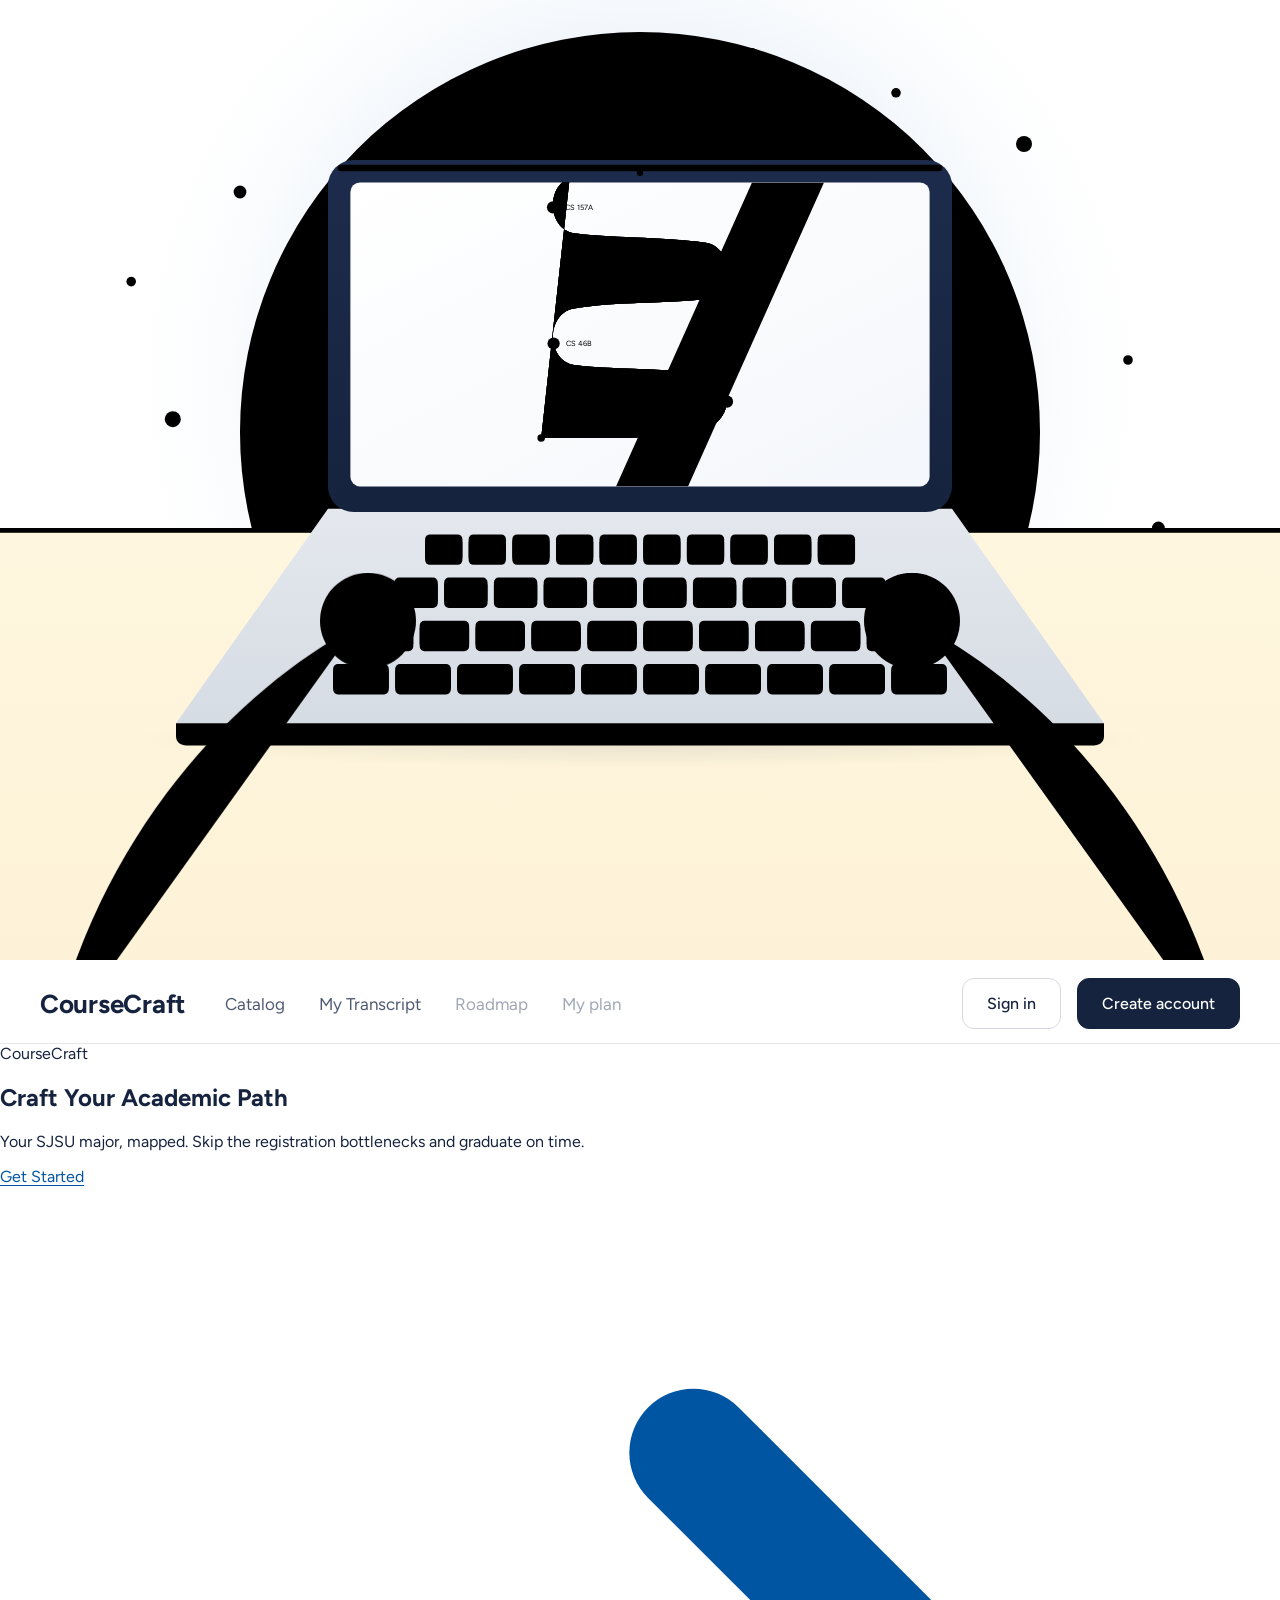
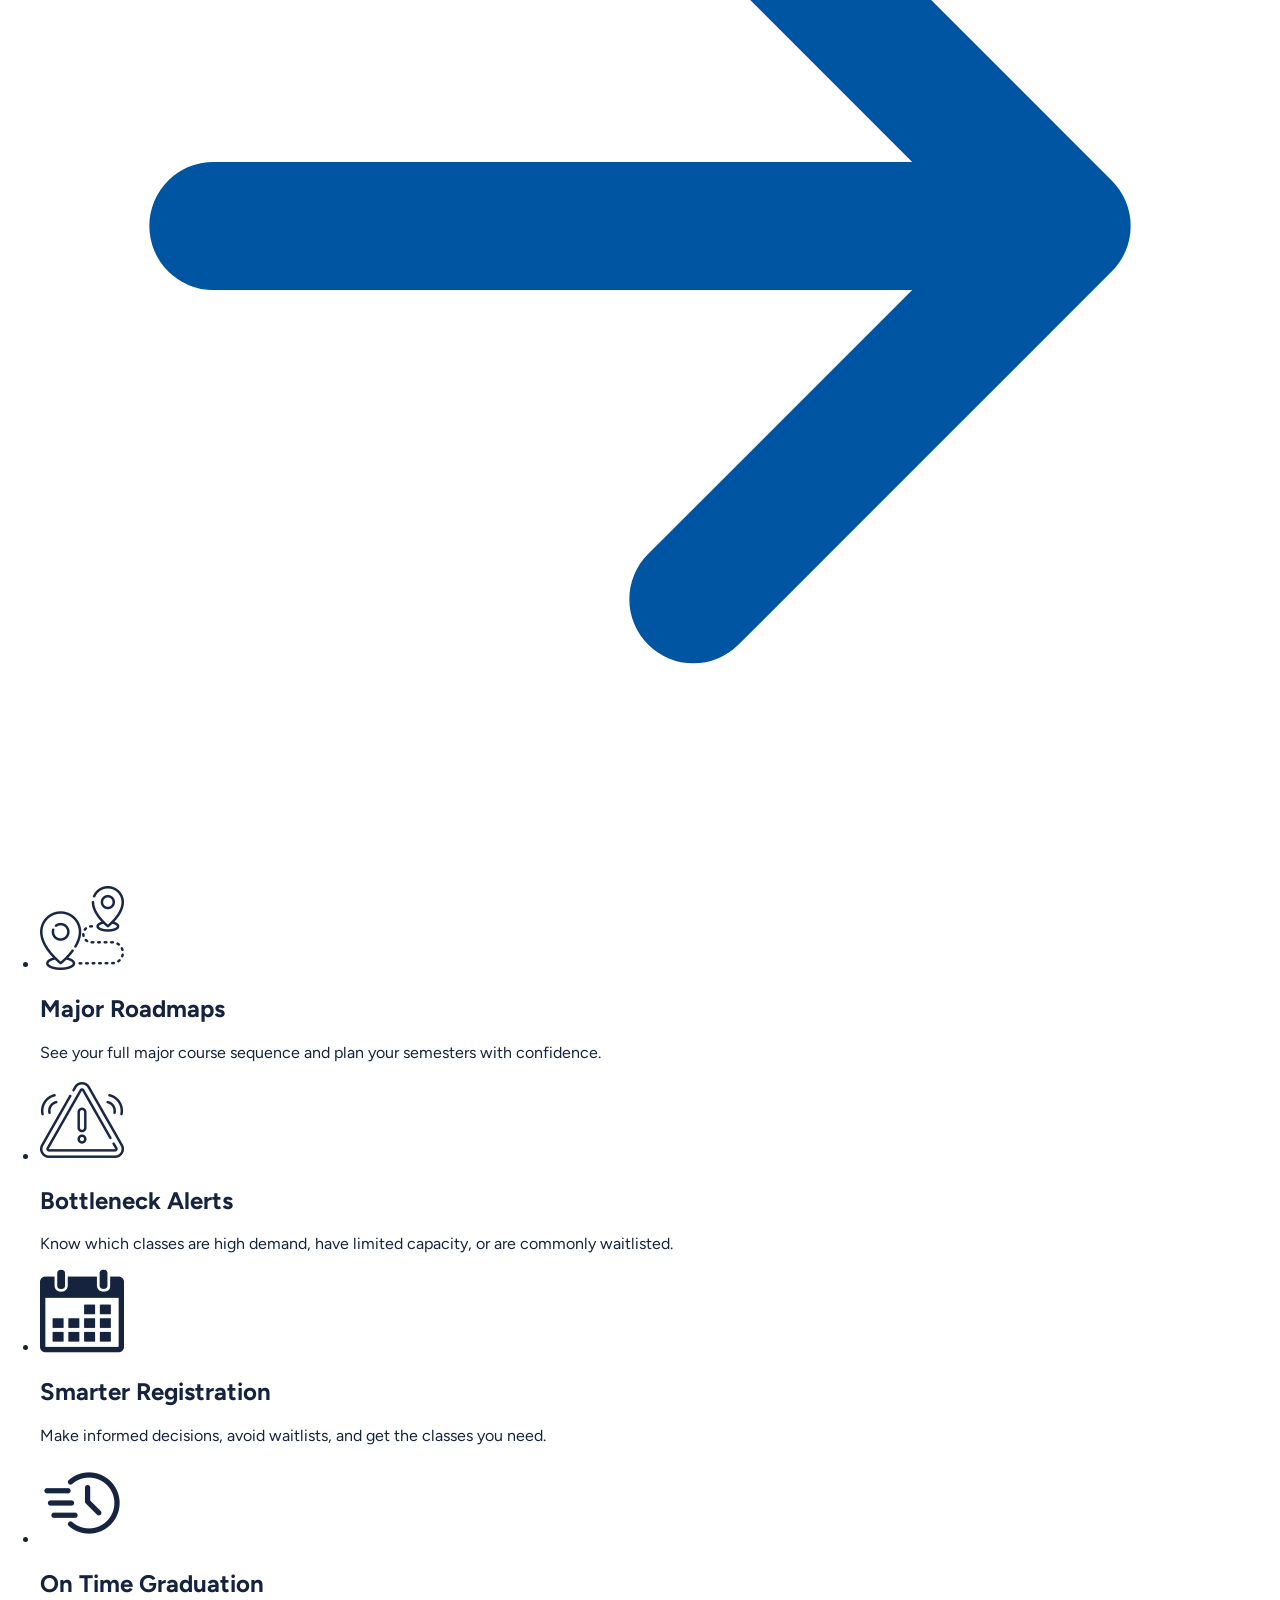
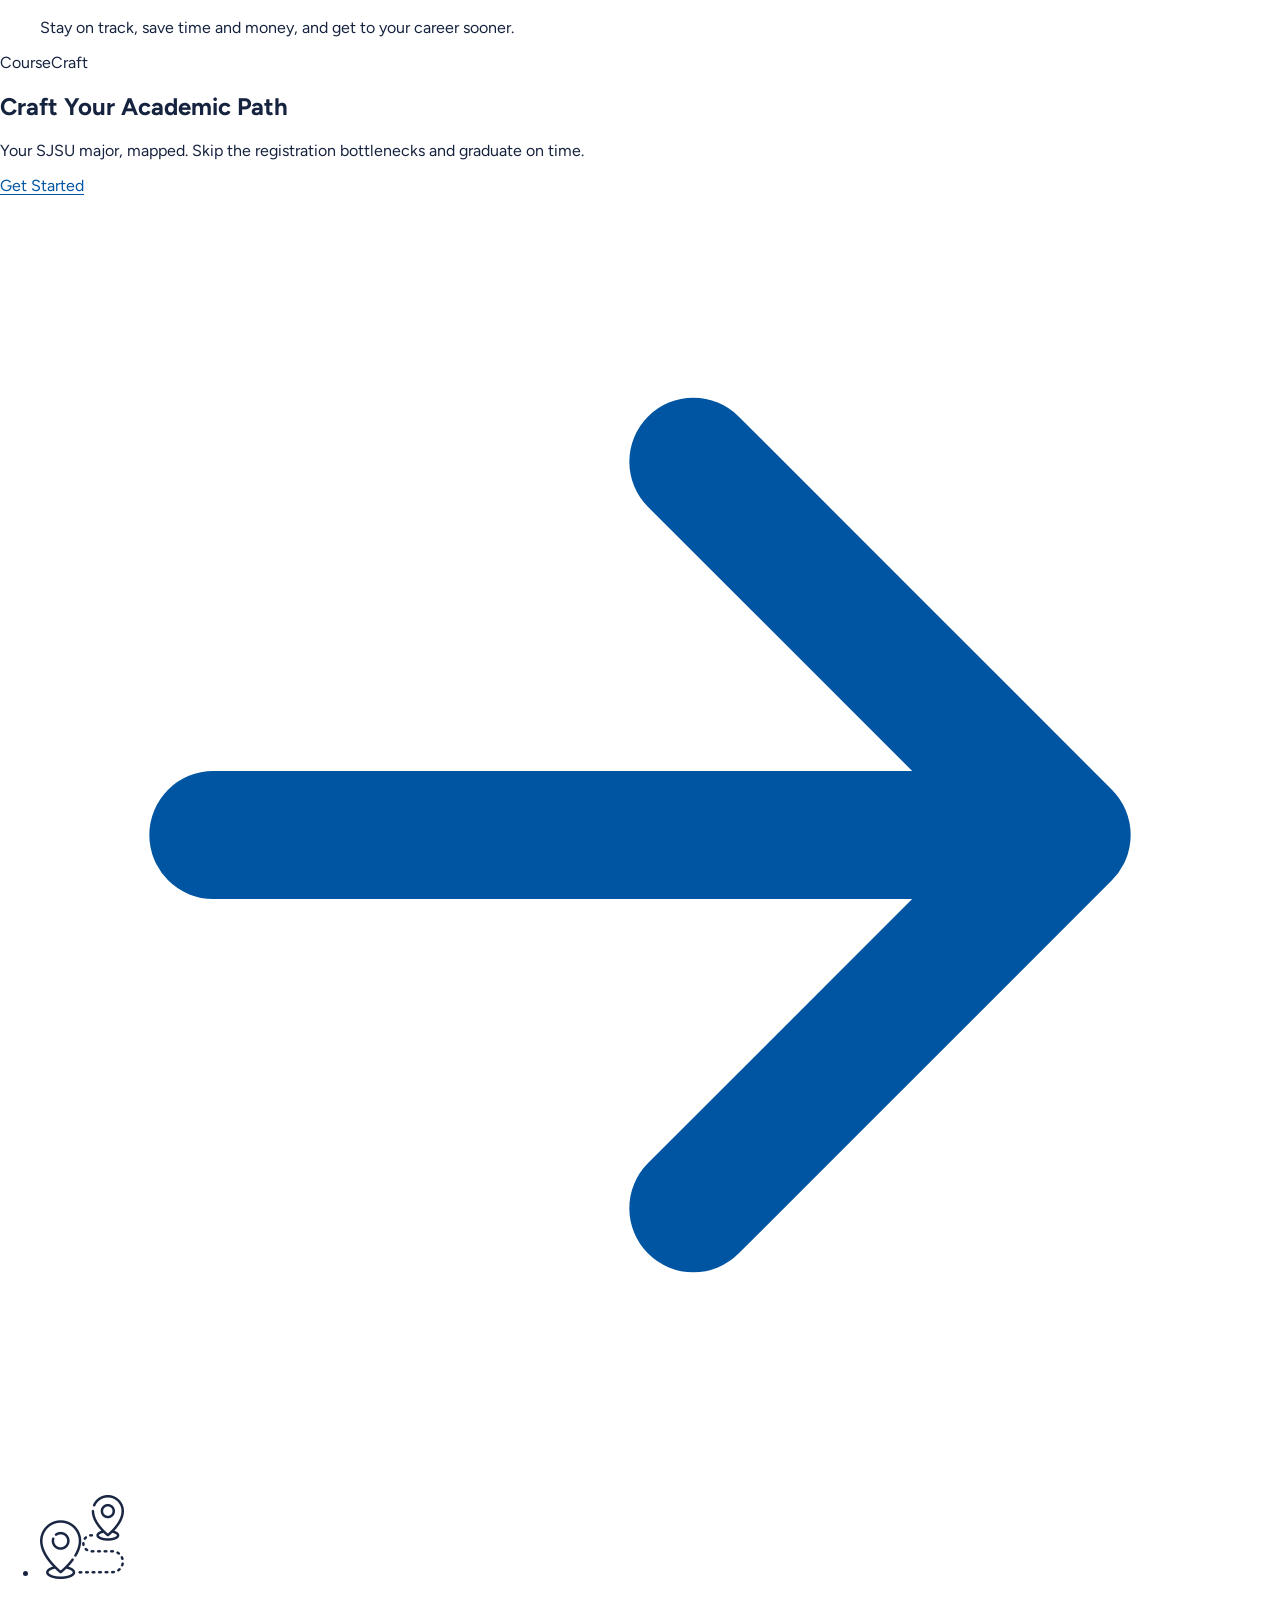
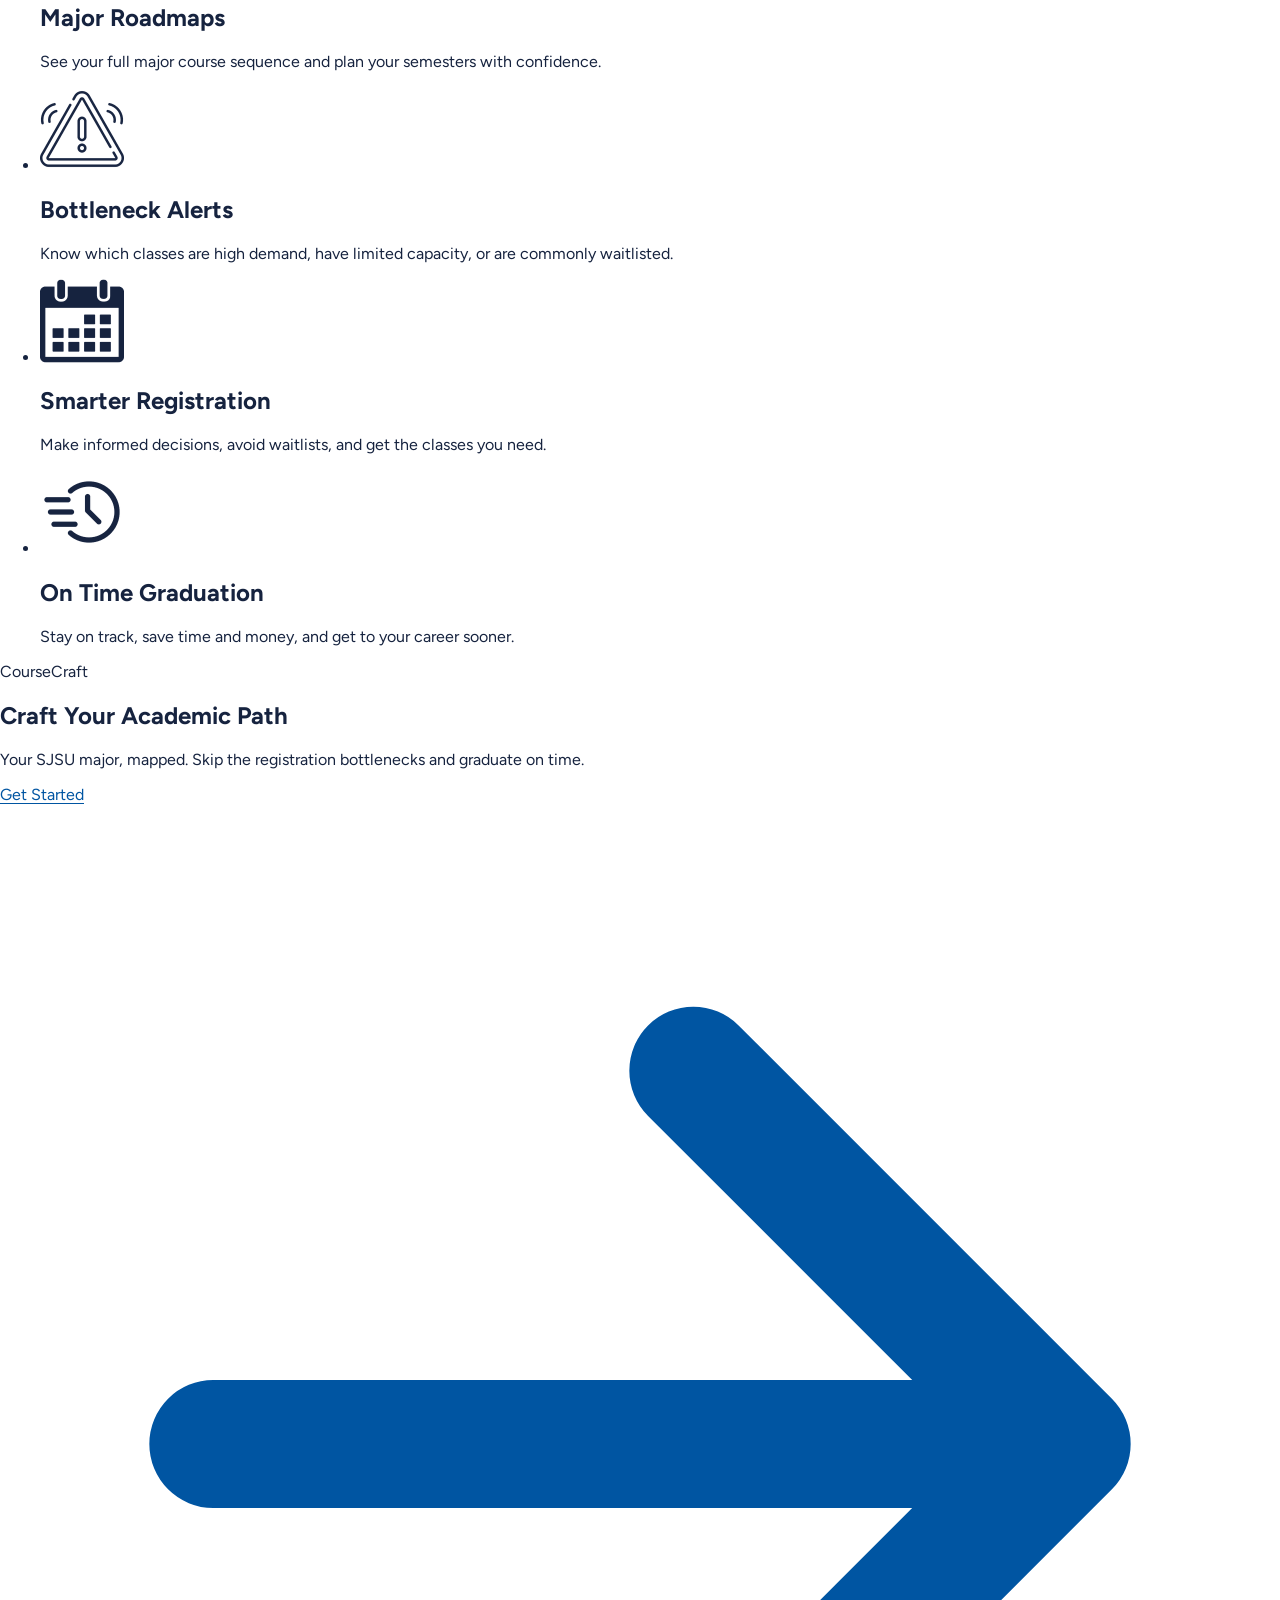
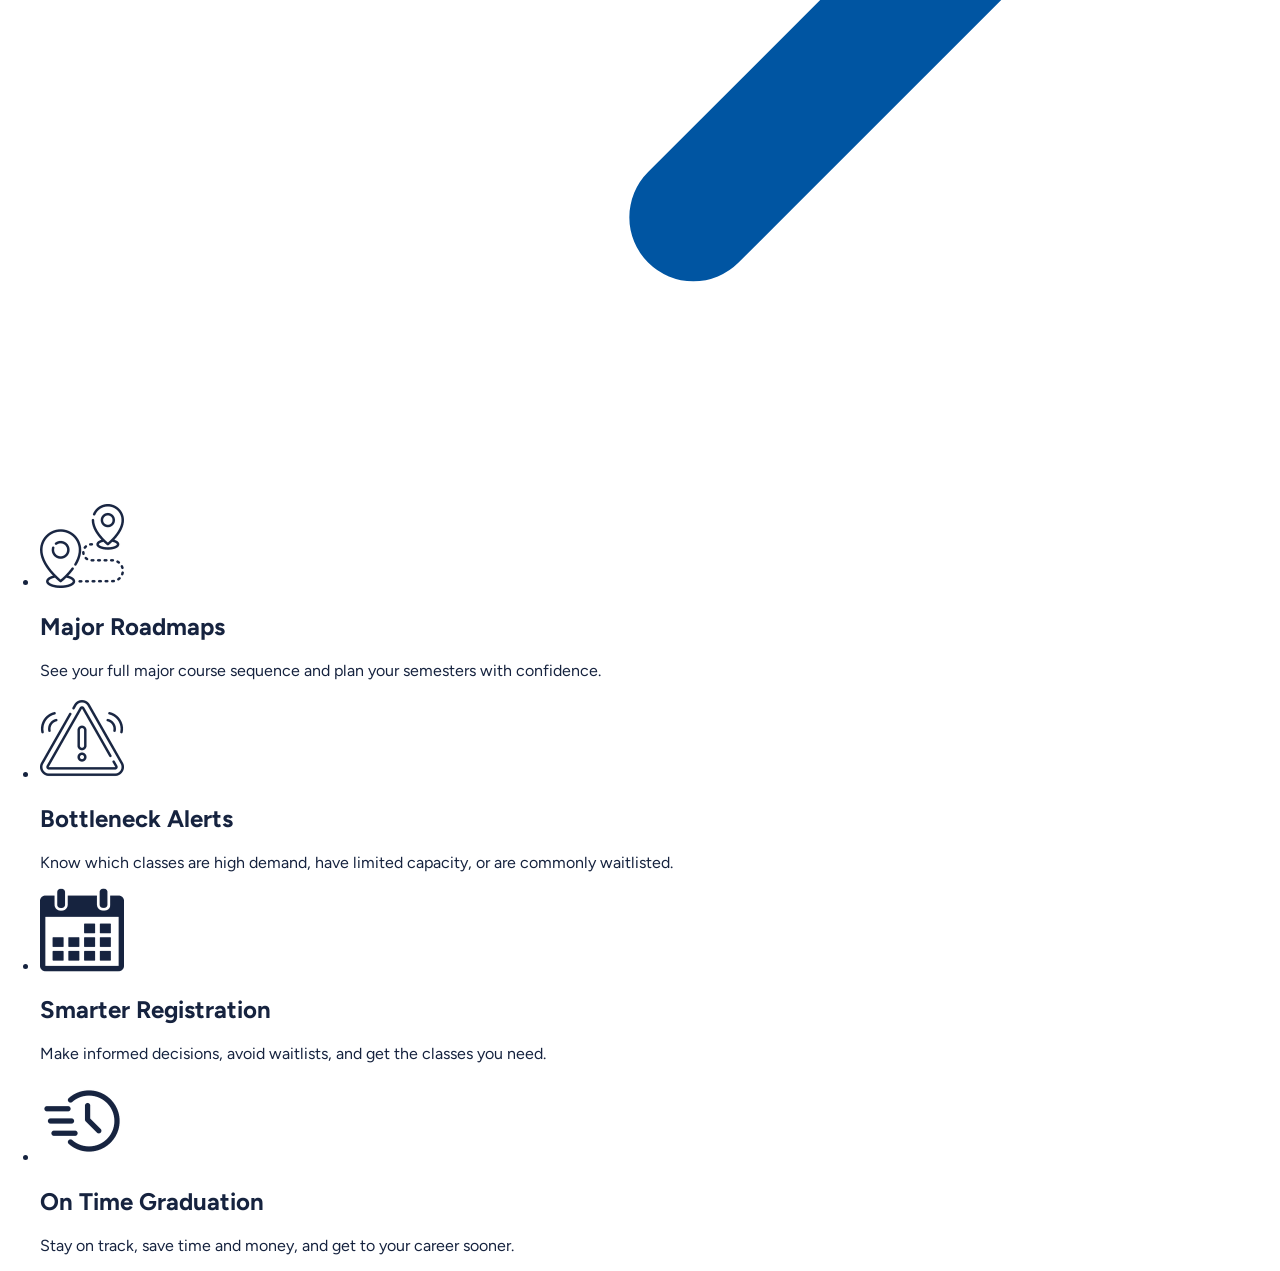
<file: src/main/webapp/index.html>
<!DOCTYPE html>
<html lang="en">
<head>
<meta charset="UTF-8">
<meta name="viewport" content="width=device-width, initial-scale=1">
<title>CourseCraft</title>
<link rel="preconnect" href="https://fonts.googleapis.com">
<link rel="preconnect" href="https://fonts.gstatic.com" crossorigin>
<link rel="stylesheet" href="https://fonts.googleapis.com/css2?family=Figtree:wght@400;500;600;700;800&display=swap">
<link rel="stylesheet" href="css/app.css">
<link rel="stylesheet" href="css/motion.css">
</head>
<body class="page-landing">

<a class="skip-link" href="#main">Skip to main content</a>

<!-- decorative background, storyboard: typing on laptop, zoom into screen, dot climbs one road past course stops,
     road keeps going as squiggle while camera rushes up, dot runs on up last dashed stretch into diploma, light bursts, loops -->
<svg class="pov" viewBox="0 0 800 600" preserveAspectRatio="xMidYMid slice" aria-hidden="true" focusable="false">
  <defs>
    <radialGradient id="pov-disc" cx="50%" cy="45%" r="50%">
      <stop offset="0" stop-color="#E4EDF8"/>
      <stop offset=".65" stop-color="#F1F6FB"/>
      <stop offset="1" stop-color="#FFFFFF" stop-opacity="0"/>
    </radialGradient>
    <linearGradient id="pov-lid" x1="0" y1="0" x2="0" y2="1">
      <stop offset="0" stop-color="#1D2C4C"/>
      <stop offset="1" stop-color="#16233F"/>
    </linearGradient>
    <linearGradient id="pov-screen" x1="0" y1="0" x2="1" y2="1">
      <stop offset="0" stop-color="#FFFFFF"/>
      <stop offset="1" stop-color="#F4F7FB"/>
    </linearGradient>
    <linearGradient id="pov-deck" x1="0" y1="0" x2="0" y2="1">
      <stop offset="0" stop-color="#E4E8EE"/>
      <stop offset="1" stop-color="#D6DCE4"/>
    </linearGradient>
    <linearGradient id="pov-desk" x1="0" y1="0" x2="0" y2="1">
      <stop offset="0" stop-color="#FFF6DF"/>
      <stop offset="1" stop-color="#FAEDCB"/>
    </linearGradient>
    <linearGradient id="pov-gold" x1="0" y1="0" x2="1" y2="1">
      <stop offset="0" stop-color="#FFD866"/>
      <stop offset=".5" stop-color="#FDC23B"/>
      <stop offset="1" stop-color="#F2B530"/>
    </linearGradient>
    <linearGradient id="pov-paper" x1="0" y1="0" x2="0" y2="1">
      <stop offset="0" stop-color="#FFFFFF"/>
      <stop offset="1" stop-color="#FFF8E5"/>
    </linearGradient>
    <linearGradient id="pov-roll" x1="0" y1="0" x2="0" y2="1">
      <stop offset="0" stop-color="#FFF6DF"/>
      <stop offset=".5" stop-color="#FFFFFF"/>
      <stop offset="1" stop-color="#F3E6C4"/>
    </linearGradient>
    <linearGradient id="pov-ray" x1="0" y1="1" x2="0" y2="0">
      <stop offset="0" stop-color="#FDC23B" stop-opacity=".6"/>
      <stop offset="1" stop-color="#FDC23B" stop-opacity="0"/>
    </linearGradient>
    <radialGradient id="pov-backlight">
      <stop offset="0" stop-color="#FFE7A3" stop-opacity=".95"/>
      <stop offset=".45" stop-color="#FDC23B" stop-opacity=".35"/>
      <stop offset="1" stop-color="#FDC23B" stop-opacity="0"/>
    </radialGradient>
    <radialGradient id="pov-flash">
      <stop offset="0" stop-color="#FFF4CC"/>
      <stop offset=".45" stop-color="#FDC23B" stop-opacity=".55"/>
      <stop offset="1" stop-color="#FDC23B" stop-opacity="0"/>
    </radialGradient>
    <radialGradient id="pov-shock-ring">
      <stop offset=".55" stop-color="#FFE7A3" stop-opacity="0"/>
      <stop offset=".8" stop-color="#FFE7A3" stop-opacity=".7"/>
      <stop offset="1" stop-color="#FFE7A3" stop-opacity="0"/>
    </radialGradient>
    <linearGradient id="pov-band" x1="0" y1="0" x2="0" y2="1">
      <stop offset="0" stop-color="#F6CE62"/>
      <stop offset=".5" stop-color="#EBB233"/>
      <stop offset="1" stop-color="#DDA226"/>
    </linearGradient>
    <linearGradient id="pov-band-shade" x1="0" y1="0" x2="1" y2="0">
      <stop offset="0" stop-color="#8A5B0A" stop-opacity=".28"/>
      <stop offset=".22" stop-color="#8A5B0A" stop-opacity="0"/>
      <stop offset=".78" stop-color="#8A5B0A" stop-opacity="0"/>
      <stop offset="1" stop-color="#8A5B0A" stop-opacity=".28"/>
    </linearGradient>
    <linearGradient id="pov-point" x1="0" y1="0" x2="0" y2="1">
      <stop offset="0" stop-color="#F6CE62"/>
      <stop offset="1" stop-color="#E6AA2A"/>
    </linearGradient>
    <filter id="pov-soft" x="-30%" y="-30%" width="160%" height="160%">
      <feGaussianBlur stdDeviation="6"/>
    </filter>
    <radialGradient id="pov-glow">
      <stop offset="0" stop-color="#FDC23B" stop-opacity=".55"/>
      <stop offset="1" stop-color="#FDC23B" stop-opacity="0"/>
    </radialGradient>
    <radialGradient id="pov-floor-shadow">
      <stop offset="0" stop-color="#16233F" stop-opacity=".1"/>
      <stop offset="1" stop-color="#16233F" stop-opacity="0"/>
    </radialGradient>
    <filter id="pov-paper-shadow" x="-20%" y="-20%" width="140%" height="150%">
      <feDropShadow dx="0" dy="14" stdDeviation="14" flood-color="#16233F" flood-opacity=".09"/>
    </filter>
    <clipPath id="pov-display-clip">
      <rect x="219" y="114" width="362" height="190" rx="6"/>
    </clipPath>
    <mask id="pov-sweep-mask" maskUnits="userSpaceOnUse" x="-100" y="-1500" width="1000" height="2100">
      <path class="pov__sweep" d="M 190 520 C 330 520, 460 525, 540 500 C 600 480, 600 395, 540 385 C 440 370, 330 375, 260 365 C 200 355, 200 255, 260 245 C 350 230, 460 235, 540 225 C 600 215, 600 115, 540 105 C 440 92, 330 95, 260 85 C 200 75, 200 -25, 260 -35 C 340 -48, 470 -45, 520 -70 C 570 -100, 560 -170, 470 -190 C 340 -220, 260 -230, 260 -300 C 260 -370, 520 -370, 520 -440 C 520 -500, 300 -505, 300 -565 C 300 -615, 470 -620, 470 -670 C 470 -710, 340 -715, 340 -755 C 340 -790, 430 -795, 420 -830 C 410 -880, 380 -940, 400 -1000 C 420 -1060, 400 -1120, 400 -1180 L 400 -1395" pathLength="1"/>
    </mask>
  </defs>

  <g class="pov__frame">
    <g class="pov__backdrop">
      <circle cx="400" cy="270" r="330" fill="url(#pov-disc)"/>
      <circle class="pov__ring" cx="400" cy="270" r="250"/>
      <circle class="pov__ring" cx="400" cy="270" r="175"/>
      <g class="pov__motes">
        <circle class="pov__mote pov__mote--a pov__mote--t0" cx="150" cy="120" r="4"/>
        <circle class="pov__mote pov__mote--b pov__mote--t1" cx="640" cy="90" r="5"/>
        <circle class="pov__mote pov__mote--c pov__mote--t0" cx="705" cy="225" r="3"/>
        <circle class="pov__mote pov__mote--b pov__mote--t1" cx="108" cy="262" r="5"/>
        <circle class="pov__mote pov__mote--a pov__mote--t0" cx="560" cy="58" r="3"/>
        <circle class="pov__mote pov__mote--c pov__mote--t1" cx="262" cy="72" r="4"/>
        <circle class="pov__mote pov__mote--a pov__mote--t0" cx="724" cy="330" r="4"/>
        <circle class="pov__mote pov__mote--c pov__mote--t1" cx="82" cy="176" r="3"/>
        <circle class="pov__mote pov__mote--b pov__mote--t0" cx="470" cy="34" r="4"/>
      </g>
    </g>

    <!-- laptop seen straight on from your seat, whole group zooms into screen -->
    <g class="pov__laptop">
      <rect x="-400" y="330" width="1600" height="700" fill="url(#pov-desk)"/>
      <rect class="pov__desk-edge" x="-400" y="330" width="1600" height="3"/>
      <ellipse cx="400" cy="462" rx="320" ry="18" fill="url(#pov-floor-shadow)"/>
      <path d="M 205 318 L 595 318 L 690 452 L 110 452 Z" fill="url(#pov-deck)"/>
      <path class="pov__lip" d="M 110 452 L 690 452 L 690 460 Q 690 466 682 466 L 118 466 Q 110 466 110 460 Z"/>
      <g class="pov__keys">
          <rect class="pov__key-edge" x="265.7" y="336.0" width="23.3" height="17" rx="3"/><rect class="pov__key" x="265.7" y="334" width="23.3" height="17" rx="3"/>
          <rect class="pov__key-edge" x="292.9" y="336.0" width="23.3" height="17" rx="3"/><rect class="pov__key" x="292.9" y="334" width="23.3" height="17" rx="3"/>
          <rect class="pov__key-edge" x="320.2" y="336.0" width="23.3" height="17" rx="3"/><rect class="pov__key pov__key--f1" x="320.2" y="334" width="23.3" height="17" rx="3"/>
          <rect class="pov__key-edge" x="347.5" y="336.0" width="23.3" height="17" rx="3"/><rect class="pov__key" x="347.5" y="334" width="23.3" height="17" rx="3"/>
          <rect class="pov__key-edge" x="374.7" y="336.0" width="23.3" height="17" rx="3"/><rect class="pov__key" x="374.7" y="334" width="23.3" height="17" rx="3"/>
          <rect class="pov__key-edge" x="402.0" y="336.0" width="23.3" height="17" rx="3"/><rect class="pov__key" x="402.0" y="334" width="23.3" height="17" rx="3"/>
          <rect class="pov__key-edge" x="429.3" y="336.0" width="23.3" height="17" rx="3"/><rect class="pov__key" x="429.3" y="334" width="23.3" height="17" rx="3"/>
          <rect class="pov__key-edge" x="456.5" y="336.0" width="23.3" height="17" rx="3"/><rect class="pov__key pov__key--f4" x="456.5" y="334" width="23.3" height="17" rx="3"/>
          <rect class="pov__key-edge" x="483.8" y="336.0" width="23.3" height="17" rx="3"/><rect class="pov__key" x="483.8" y="334" width="23.3" height="17" rx="3"/>
          <rect class="pov__key-edge" x="511.1" y="336.0" width="23.3" height="17" rx="3"/><rect class="pov__key" x="511.1" y="334" width="23.3" height="17" rx="3"/>
          <rect class="pov__key-edge" x="246.5" y="363.0" width="27.1" height="17" rx="3"/><rect class="pov__key" x="246.5" y="361" width="27.1" height="17" rx="3"/>
          <rect class="pov__key-edge" x="277.6" y="363.0" width="27.1" height="17" rx="3"/><rect class="pov__key" x="277.6" y="361" width="27.1" height="17" rx="3"/>
          <rect class="pov__key-edge" x="308.7" y="363.0" width="27.1" height="17" rx="3"/><rect class="pov__key" x="308.7" y="361" width="27.1" height="17" rx="3"/>
          <rect class="pov__key-edge" x="339.8" y="363.0" width="27.1" height="17" rx="3"/><rect class="pov__key pov__key--f6" x="339.8" y="361" width="27.1" height="17" rx="3"/>
          <rect class="pov__key-edge" x="370.9" y="363.0" width="27.1" height="17" rx="3"/><rect class="pov__key" x="370.9" y="361" width="27.1" height="17" rx="3"/>
          <rect class="pov__key-edge" x="402.0" y="363.0" width="27.1" height="17" rx="3"/><rect class="pov__key" x="402.0" y="361" width="27.1" height="17" rx="3"/>
          <rect class="pov__key-edge" x="433.1" y="363.0" width="27.1" height="17" rx="3"/><rect class="pov__key pov__key--f2" x="433.1" y="361" width="27.1" height="17" rx="3"/>
          <rect class="pov__key-edge" x="464.2" y="363.0" width="27.1" height="17" rx="3"/><rect class="pov__key" x="464.2" y="361" width="27.1" height="17" rx="3"/>
          <rect class="pov__key-edge" x="495.3" y="363.0" width="27.1" height="17" rx="3"/><rect class="pov__key" x="495.3" y="361" width="27.1" height="17" rx="3"/>
          <rect class="pov__key-edge" x="526.4" y="363.0" width="27.1" height="17" rx="3"/><rect class="pov__key" x="526.4" y="361" width="27.1" height="17" rx="3"/>
          <rect class="pov__key-edge" x="227.4" y="390.0" width="30.9" height="17" rx="3"/><rect class="pov__key" x="227.4" y="388" width="30.9" height="17" rx="3"/>
          <rect class="pov__key-edge" x="262.3" y="390.0" width="30.9" height="17" rx="3"/><rect class="pov__key" x="262.3" y="388" width="30.9" height="17" rx="3"/>
          <rect class="pov__key-edge" x="297.2" y="390.0" width="30.9" height="17" rx="3"/><rect class="pov__key" x="297.2" y="388" width="30.9" height="17" rx="3"/>
          <rect class="pov__key-edge" x="332.1" y="390.0" width="30.9" height="17" rx="3"/><rect class="pov__key" x="332.1" y="388" width="30.9" height="17" rx="3"/>
          <rect class="pov__key-edge" x="367.1" y="390.0" width="30.9" height="17" rx="3"/><rect class="pov__key pov__key--f3" x="367.1" y="388" width="30.9" height="17" rx="3"/>
          <rect class="pov__key-edge" x="402.0" y="390.0" width="30.9" height="17" rx="3"/><rect class="pov__key" x="402.0" y="388" width="30.9" height="17" rx="3"/>
          <rect class="pov__key-edge" x="436.9" y="390.0" width="30.9" height="17" rx="3"/><rect class="pov__key" x="436.9" y="388" width="30.9" height="17" rx="3"/>
          <rect class="pov__key-edge" x="471.9" y="390.0" width="30.9" height="17" rx="3"/><rect class="pov__key pov__key--f2" x="471.9" y="388" width="30.9" height="17" rx="3"/>
          <rect class="pov__key-edge" x="506.8" y="390.0" width="30.9" height="17" rx="3"/><rect class="pov__key" x="506.8" y="388" width="30.9" height="17" rx="3"/>
          <rect class="pov__key-edge" x="541.7" y="390.0" width="30.9" height="17" rx="3"/><rect class="pov__key" x="541.7" y="388" width="30.9" height="17" rx="3"/>
          <rect class="pov__key-edge" x="208.2" y="417.0" width="34.8" height="17" rx="3"/><rect class="pov__key" x="208.2" y="415" width="34.8" height="17" rx="3"/>
          <rect class="pov__key-edge" x="247.0" y="417.0" width="34.8" height="17" rx="3"/><rect class="pov__key" x="247.0" y="415" width="34.8" height="17" rx="3"/>
          <rect class="pov__key-edge" x="285.7" y="417.0" width="34.8" height="17" rx="3"/><rect class="pov__key" x="285.7" y="415" width="34.8" height="17" rx="3"/>
          <rect class="pov__key-edge" x="324.5" y="417.0" width="34.8" height="17" rx="3"/><rect class="pov__key pov__key--f5" x="324.5" y="415" width="34.8" height="17" rx="3"/>
          <rect class="pov__key-edge" x="363.2" y="417.0" width="34.8" height="17" rx="3"/><rect class="pov__key" x="363.2" y="415" width="34.8" height="17" rx="3"/>
          <rect class="pov__key-edge" x="402.0" y="417.0" width="34.8" height="17" rx="3"/><rect class="pov__key" x="402.0" y="415" width="34.8" height="17" rx="3"/>
          <rect class="pov__key-edge" x="440.8" y="417.0" width="34.8" height="17" rx="3"/><rect class="pov__key" x="440.8" y="415" width="34.8" height="17" rx="3"/>
          <rect class="pov__key-edge" x="479.5" y="417.0" width="34.8" height="17" rx="3"/><rect class="pov__key" x="479.5" y="415" width="34.8" height="17" rx="3"/>
          <rect class="pov__key-edge" x="518.3" y="417.0" width="34.8" height="17" rx="3"/><rect class="pov__key" x="518.3" y="415" width="34.8" height="17" rx="3"/>
          <rect class="pov__key-edge" x="557.0" y="417.0" width="34.8" height="17" rx="3"/><rect class="pov__key" x="557.0" y="415" width="34.8" height="17" rx="3"/>
      </g>
      <rect x="205" y="100" width="390" height="220" rx="16" fill="url(#pov-lid)"/>
      <rect class="pov__lid-rim" x="211" y="103" width="378" height="4" rx="2"/>
      <circle class="pov__webcam" cx="400" cy="108" r="2"/>
      <rect x="219" y="114" width="362" height="190" rx="6" fill="url(#pov-screen)"/>
      <g clip-path="url(#pov-display-clip)">
        <!-- inverse of zoom, so after zoom screen content lines up 1:1 with page -->
        <g transform="translate(400 209) scale(.294118) translate(-400 -300)">
          <g class="pov__camera">
            <g transform="translate(0 -1848)">
              <g transform="translate(400 300)">
                <circle class="pov__backlight" r="300" fill="url(#pov-backlight)"/>
                <g class="pov__rays" filter="url(#pov-soft)"><g class="pov__rays-spin"><path d="M -9 0 L 9 0 L 0 -460 Z" fill="url(#pov-ray)" transform="rotate(0.0)"/><path d="M -5 0 L 5 0 L 0 -340 Z" fill="url(#pov-ray)" transform="rotate(22.5)"/><path d="M -9 0 L 9 0 L 0 -460 Z" fill="url(#pov-ray)" transform="rotate(45.0)"/><path d="M -5 0 L 5 0 L 0 -340 Z" fill="url(#pov-ray)" transform="rotate(67.5)"/><path d="M -9 0 L 9 0 L 0 -460 Z" fill="url(#pov-ray)" transform="rotate(90.0)"/><path d="M -5 0 L 5 0 L 0 -340 Z" fill="url(#pov-ray)" transform="rotate(112.5)"/><path d="M -9 0 L 9 0 L 0 -460 Z" fill="url(#pov-ray)" transform="rotate(135.0)"/><path d="M -5 0 L 5 0 L 0 -340 Z" fill="url(#pov-ray)" transform="rotate(157.5)"/><path d="M -9 0 L 9 0 L 0 -460 Z" fill="url(#pov-ray)" transform="rotate(180.0)"/><path d="M -5 0 L 5 0 L 0 -340 Z" fill="url(#pov-ray)" transform="rotate(202.5)"/><path d="M -9 0 L 9 0 L 0 -460 Z" fill="url(#pov-ray)" transform="rotate(225.0)"/><path d="M -5 0 L 5 0 L 0 -340 Z" fill="url(#pov-ray)" transform="rotate(247.5)"/><path d="M -9 0 L 9 0 L 0 -460 Z" fill="url(#pov-ray)" transform="rotate(270.0)"/><path d="M -5 0 L 5 0 L 0 -340 Z" fill="url(#pov-ray)" transform="rotate(292.5)"/><path d="M -9 0 L 9 0 L 0 -460 Z" fill="url(#pov-ray)" transform="rotate(315.0)"/><path d="M -5 0 L 5 0 L 0 -340 Z" fill="url(#pov-ray)" transform="rotate(337.5)"/></g></g>
              </g>
            </g>

            <path class="pov__road" d="M 190 520 C 330 520, 460 525, 540 500 C 600 480, 600 395, 540 385 C 440 370, 330 375, 260 365 C 200 355, 200 255, 260 245 C 350 230, 460 235, 540 225 C 600 215, 600 115, 540 105 C 440 92, 330 95, 260 85 C 200 75, 200 -25, 260 -35 C 340 -48, 470 -45, 520 -70 C 570 -100, 560 -170, 470 -190 C 340 -220, 260 -230, 260 -300 C 260 -370, 520 -370, 520 -440 C 520 -500, 300 -505, 300 -565 C 300 -615, 470 -620, 470 -670 C 470 -710, 340 -715, 340 -755 C 340 -790, 430 -795, 420 -830 C 410 -880, 380 -940, 400 -1000 C 420 -1060, 400 -1120, 400 -1180 L 400 -1395"/>
            <g class="pov__todo">
              <circle cx="584.9" cy="442.8" r="11"/>
              <circle cx="216.4" cy="319.4" r="11"/>
              <circle cx="578.5" cy="195.2" r="11"/>
              <circle cx="215.2" cy="30.0" r="11"/>
            </g>
            <g class="pov__labels">
              <text x="560" y="447" text-anchor="end">CS 46A</text>
              <text x="242" y="324" text-anchor="start">CS 46B</text>
              <text x="554" y="200" text-anchor="end">CS 146</text>
              <text x="241" y="35" text-anchor="start">CS 157A</text>
            </g>
            <g mask="url(#pov-sweep-mask)">
              <path class="pov__trail-edge" d="M 190 520 C 330 520, 460 525, 540 500 C 600 480, 600 395, 540 385 C 440 370, 330 375, 260 365 C 200 355, 200 255, 260 245 C 350 230, 460 235, 540 225 C 600 215, 600 115, 540 105 C 440 92, 330 95, 260 85 C 200 75, 200 -25, 260 -35 C 340 -48, 470 -45, 520 -70 C 570 -100, 560 -170, 470 -190 C 340 -220, 260 -230, 260 -300 C 260 -370, 520 -370, 520 -440 C 520 -500, 300 -505, 300 -565 C 300 -615, 470 -620, 470 -670 C 470 -710, 340 -715, 340 -755 C 340 -790, 430 -795, 420 -830 C 410 -880, 380 -940, 400 -1000 C 420 -1060, 400 -1120, 400 -1180 L 400 -1395"/>
              <path class="pov__trail" d="M 190 520 C 330 520, 460 525, 540 500 C 600 480, 600 395, 540 385 C 440 370, 330 375, 260 365 C 200 355, 200 255, 260 245 C 350 230, 460 235, 540 225 C 600 215, 600 115, 540 105 C 440 92, 330 95, 260 85 C 200 75, 200 -25, 260 -35 C 340 -48, 470 -45, 520 -70 C 570 -100, 560 -170, 470 -190 C 340 -220, 260 -230, 260 -300 C 260 -370, 520 -370, 520 -440 C 520 -500, 300 -505, 300 -565 C 300 -615, 470 -620, 470 -670 C 470 -710, 340 -715, 340 -755 C 340 -790, 430 -795, 420 -830 C 410 -880, 380 -940, 400 -1000 C 420 -1060, 400 -1120, 400 -1180 L 400 -1395"/>
            </g>
            <circle class="pov__start" cx="190" cy="520" r="8"/>
            <g transform="translate(584.9 442.8)"><g class="pov__done pov__done--1"><circle r="13"/><path d="M -5 .5 l 3.5 3.5 l 7 -7.5"/></g></g>
              <g transform="translate(216.4 319.4)"><g class="pov__done pov__done--2"><circle r="13"/><path d="M -5 .5 l 3.5 3.5 l 7 -7.5"/></g></g>
              <g transform="translate(578.5 195.2)"><g class="pov__done pov__done--3"><circle r="13"/><path d="M -5 .5 l 3.5 3.5 l 7 -7.5"/></g></g>
              <g transform="translate(215.2 30.0)"><g class="pov__done pov__done--4"><circle r="13"/><path d="M -5 .5 l 3.5 3.5 l 7 -7.5"/></g></g>

            <g transform="translate(0 -1848)">
              <g class="pov__paper">
                <rect x="240" y="150" width="320" height="300" rx="4" fill="url(#pov-paper)" filter="url(#pov-paper-shadow)"/>
                <rect class="pov__paper-border" x="258" y="172" width="284" height="256" rx="3"/>
                <text class="pov__degree" x="400" y="262" text-anchor="middle">BACHELOR’S</text>
                <text class="pov__degree-sub" x="404" y="292" text-anchor="middle">DEGREE</text>
                <rect class="pov__line-text" x="300" y="322" width="200" height="6" rx="3"/>
                <rect class="pov__line-text" x="284" y="342" width="232" height="6" rx="3"/>
                <rect class="pov__line-text" x="332" y="362" width="136" height="6" rx="3"/>
                <g transform="translate(494 396)">
                  <path class="pov__ribbon" d="M -8 6 L -12 24 L -6 20 L -3 27 L 0 9 Z"/>
                  <path class="pov__ribbon" d="M 8 6 L 12 24 L 6 20 L 3 27 L 0 9 Z"/>
                  <circle r="15" fill="url(#pov-gold)"/>
                  <circle class="pov__seal-ring" r="10"/>
                </g>
                <rect x="224" y="136" width="352" height="22" rx="11" fill="url(#pov-roll)"/>
                <ellipse class="pov__roll-end" cx="226" cy="147" rx="5" ry="11"/>
                <ellipse class="pov__roll-end" cx="574" cy="147" rx="5" ry="11"/>
                <rect x="224" y="442" width="352" height="22" rx="11" fill="url(#pov-roll)"/>
                <ellipse class="pov__roll-end" cx="226" cy="453" rx="5" ry="11"/>
                <ellipse class="pov__roll-end" cx="574" cy="453" rx="5" ry="11"/>
              </g>
              <g transform="translate(400 100)">
                <circle class="pov__crown-glow" r="74" fill="url(#pov-glow)"/>
                <g class="pov__crown-bob">
                  <!-- back half of crown: darker copy slides left behind band, inner rim shows inside of ring -->
                  <g class="pov__crown-back-points">
                    <g class="pov__facet-back pov__back--1"><path class="pov__point-back" d="M -9 12 L 0 -24 L 9 12 Z"/><circle class="pov__pearl-back" cy="-26" r="4"/></g>
                    <g class="pov__facet-back pov__back--2"><path class="pov__point-back" d="M -9 12 L 0 -24 L 9 12 Z"/><circle class="pov__pearl-back" cy="-26" r="4"/></g>
                    <g class="pov__facet-back pov__back--3"><path class="pov__point-back" d="M -9 12 L 0 -24 L 9 12 Z"/><circle class="pov__pearl-back" cy="-26" r="4"/></g>
                    <g class="pov__facet-back pov__back--4"><path class="pov__point-back" d="M -9 12 L 0 -24 L 9 12 Z"/><circle class="pov__pearl-back" cy="-26" r="4"/></g>
                    <g class="pov__facet-back pov__back--5"><path class="pov__point-back" d="M -9 12 L 0 -24 L 9 12 Z"/><circle class="pov__pearl-back" cy="-26" r="4"/></g>
                    <g class="pov__facet-back pov__back--6"><path class="pov__point-back" d="M -9 12 L 0 -24 L 9 12 Z"/><circle class="pov__pearl-back" cy="-26" r="4"/></g>
                  </g>
                  <rect class="pov__band-inner" x="-47" y="4" width="94" height="9" rx="3"/>
                  <!-- front half: points and gems ride right across band, squeezed near edges -->
                  <g class="pov__crown-points">
                    <g class="pov__facet pov__facet--1"><path class="pov__point" d="M -9 12 L 0 -24 L 9 12 Z"/><circle class="pov__pearl" cy="-26" r="4"/></g>
                    <g class="pov__facet pov__facet--2"><path class="pov__point" d="M -9 12 L 0 -24 L 9 12 Z"/><circle class="pov__pearl" cy="-26" r="4"/></g>
                    <g class="pov__facet pov__facet--3"><path class="pov__point" d="M -9 12 L 0 -24 L 9 12 Z"/><circle class="pov__pearl" cy="-26" r="4"/></g>
                    <g class="pov__facet pov__facet--4"><path class="pov__point" d="M -9 12 L 0 -24 L 9 12 Z"/><circle class="pov__pearl" cy="-26" r="4"/></g>
                    <g class="pov__facet pov__facet--5"><path class="pov__point" d="M -9 12 L 0 -24 L 9 12 Z"/><circle class="pov__pearl" cy="-26" r="4"/></g>
                    <g class="pov__facet pov__facet--6"><path class="pov__point" d="M -9 12 L 0 -24 L 9 12 Z"/><circle class="pov__pearl" cy="-26" r="4"/></g>
                  </g>
                  <rect x="-50" y="10" width="100" height="20" rx="4" fill="url(#pov-band)"/>
                  <rect class="pov__band-light" x="-46" y="12.5" width="92" height="2" rx="1"/>
                  <g class="pov__crown-gems">
                    <g class="pov__facet pov__facet--1"><ellipse class="pov__gem" cy="20" rx="4.5" ry="4"/></g>
                    <g class="pov__facet pov__facet--2"><ellipse class="pov__gem" cy="20" rx="4.5" ry="4"/></g>
                    <g class="pov__facet pov__facet--3"><ellipse class="pov__gem" cy="20" rx="4.5" ry="4"/></g>
                    <g class="pov__facet pov__facet--4"><ellipse class="pov__gem" cy="20" rx="4.5" ry="4"/></g>
                    <g class="pov__facet pov__facet--5"><ellipse class="pov__gem" cy="20" rx="4.5" ry="4"/></g>
                    <g class="pov__facet pov__facet--6"><ellipse class="pov__gem" cy="20" rx="4.5" ry="4"/></g>
                  </g>
                  <rect x="-50" y="10" width="100" height="20" rx="4" fill="url(#pov-band-shade)"/>
                </g>
              </g>
              <g class="pov__sparkles">
                <g transform="translate(296 118) scale(1.0)"><path class="pov__sparkle pov__sparkle--1" d="M 0 -10 Q 1.6 -1.6 10 0 Q 1.6 1.6 0 10 Q -1.6 1.6 -10 0 Q -1.6 -1.6 0 -10 Z"/></g>
                <g transform="translate(512 92) scale(0.8)"><path class="pov__sparkle pov__sparkle--2" d="M 0 -10 Q 1.6 -1.6 10 0 Q 1.6 1.6 0 10 Q -1.6 1.6 -10 0 Q -1.6 -1.6 0 -10 Z"/></g>
                <g transform="translate(590 214) scale(0.6)"><path class="pov__sparkle pov__sparkle--3" d="M 0 -10 Q 1.6 -1.6 10 0 Q 1.6 1.6 0 10 Q -1.6 1.6 -10 0 Q -1.6 -1.6 0 -10 Z"/></g>
                <g transform="translate(212 250) scale(0.55)"><path class="pov__sparkle pov__sparkle--4" d="M 0 -10 Q 1.6 -1.6 10 0 Q 1.6 1.6 0 10 Q -1.6 1.6 -10 0 Q -1.6 -1.6 0 -10 Z"/></g>
                <g transform="translate(590 380) scale(0.5)"><path class="pov__sparkle pov__sparkle--2" d="M 0 -10 Q 1.6 -1.6 10 0 Q 1.6 1.6 0 10 Q -1.6 1.6 -10 0 Q -1.6 -1.6 0 -10 Z"/></g>
                <g transform="translate(226 150) scale(0.45)"><path class="pov__sparkle pov__sparkle--3" d="M 0 -10 Q 1.6 -1.6 10 0 Q 1.6 1.6 0 10 Q -1.6 1.6 -10 0 Q -1.6 -1.6 0 -10 Z"/></g>
              </g>
            </g>

            <!-- flash in front of paper, starts where dot hits bottom roll -->
            <g transform="translate(0 -1848)">
              <g transform="translate(400 453)">
                <circle class="pov__shock" r="120" fill="url(#pov-shock-ring)"/>
                <circle class="pov__flash" r="90" fill="url(#pov-flash)"/>
              </g>
            </g>

            <g class="pov__you">
              <path class="pov__you-halo" d="M 190 520 C 330 520, 460 525, 540 500 C 600 480, 600 395, 540 385 C 440 370, 330 375, 260 365 C 200 355, 200 255, 260 245 C 350 230, 460 235, 540 225 C 600 215, 600 115, 540 105 C 440 92, 330 95, 260 85 C 200 75, 200 -25, 260 -35 C 340 -48, 470 -45, 520 -70 C 570 -100, 560 -170, 470 -190 C 340 -220, 260 -230, 260 -300 C 260 -370, 520 -370, 520 -440 C 520 -500, 300 -505, 300 -565 C 300 -615, 470 -620, 470 -670 C 470 -710, 340 -715, 340 -755 C 340 -790, 430 -795, 420 -830 C 410 -880, 380 -940, 400 -1000 C 420 -1060, 400 -1120, 400 -1180 L 400 -1395" pathLength="1"/>
              <path class="pov__you-ring" d="M 190 520 C 330 520, 460 525, 540 500 C 600 480, 600 395, 540 385 C 440 370, 330 375, 260 365 C 200 355, 200 255, 260 245 C 350 230, 460 235, 540 225 C 600 215, 600 115, 540 105 C 440 92, 330 95, 260 85 C 200 75, 200 -25, 260 -35 C 340 -48, 470 -45, 520 -70 C 570 -100, 560 -170, 470 -190 C 340 -220, 260 -230, 260 -300 C 260 -370, 520 -370, 520 -440 C 520 -500, 300 -505, 300 -565 C 300 -615, 470 -620, 470 -670 C 470 -710, 340 -715, 340 -755 C 340 -790, 430 -795, 420 -830 C 410 -880, 380 -940, 400 -1000 C 420 -1060, 400 -1120, 400 -1180 L 400 -1395" pathLength="1"/>
              <path class="pov__you-dot" d="M 190 520 C 330 520, 460 525, 540 500 C 600 480, 600 395, 540 385 C 440 370, 330 375, 260 365 C 200 355, 200 255, 260 245 C 350 230, 460 235, 540 225 C 600 215, 600 115, 540 105 C 440 92, 330 95, 260 85 C 200 75, 200 -25, 260 -35 C 340 -48, 470 -45, 520 -70 C 570 -100, 560 -170, 470 -190 C 340 -220, 260 -230, 260 -300 C 260 -370, 520 -370, 520 -440 C 520 -500, 300 -505, 300 -565 C 300 -615, 470 -620, 470 -670 C 470 -710, 340 -715, 340 -755 C 340 -790, 430 -795, 420 -830 C 410 -880, 380 -940, 400 -1000 C 420 -1060, 400 -1120, 400 -1180 L 400 -1395" pathLength="1"/>
            </g>
          </g>
        </g>
        <path class="pov__glare" d="M 470 114 L 515 114 L 430 304 L 385 304 Z"/>
      </g>
      <g class="pov__arm">
        <g class="pov__reach pov__reach--left">
          <path class="pov__noodle" d="M 30 660 C 60 520, 150 430, 222 392"/>
          <g class="pov__hand pov__hand--left"><circle class="pov__skin" cx="230" cy="388" r="30"/></g>
        </g>
      </g>
      <g class="pov__arm" transform="translate(800 0) scale(-1 1)">
        <g class="pov__reach pov__reach--right">
          <path class="pov__noodle" d="M 30 660 C 60 520, 150 430, 222 392"/>
          <g class="pov__hand pov__hand--right"><circle class="pov__skin" cx="230" cy="388" r="30"/></g>
        </g>
      </g>
    </g>

    <g class="pov__speed">
      <path class="pov__streak pov__streak--amber pov__streak--o0" stroke-width="7" d="M 120 -80 V 680"/>
      <path class="pov__streak pov__streak--blue pov__streak--o1" stroke-width="4" d="M 178 -80 V 680"/>
      <path class="pov__streak pov__streak--ink pov__streak--o2" stroke-width="9" d="M 240 -80 V 680"/>
      <path class="pov__streak pov__streak--amber pov__streak--o3" stroke-width="3" d="M 300 -80 V 680"/>
      <path class="pov__streak pov__streak--blue pov__streak--o0" stroke-width="6" d="M 352 -80 V 680"/>
      <path class="pov__streak pov__streak--ink pov__streak--o1" stroke-width="7" d="M 410 -80 V 680"/>
      <path class="pov__streak pov__streak--amber pov__streak--o2" stroke-width="4" d="M 468 -80 V 680"/>
      <path class="pov__streak pov__streak--blue pov__streak--o3" stroke-width="9" d="M 528 -80 V 680"/>
      <path class="pov__streak pov__streak--ink pov__streak--o0" stroke-width="3" d="M 590 -80 V 680"/>
      <path class="pov__streak pov__streak--amber pov__streak--o1" stroke-width="6" d="M 650 -80 V 680"/>
      <path class="pov__streak pov__streak--blue pov__streak--o2" stroke-width="7" d="M 700 -80 V 680"/>
    </g>
  </g>
</svg>

<header class="topbar">
  <a class="topbar__brand" href="./">CourseCraft</a>
  <nav class="topbar__nav" aria-label="Main">
    <a class="nav-link" href="catalog.jsp">Catalog</a>
    <a class="nav-link" href="transcript.jsp">My Transcript</a>
    <span class="nav-link is-disabled" aria-disabled="true">Roadmap</span>
    <span class="nav-link is-disabled" aria-disabled="true">My plan</span>
  </nav>
  <div class="topbar__actions">
    <a class="btn btn--ghost" href="login">Sign in</a>
    <a class="btn btn--primary" href="register">Create account</a>
  </div>
</header>

<main id="main">
  <section class="hero">
    <div class="hero__text">
      <div class="hero__wordmark" aria-label="CourseCraft">Course<span class="hero__accent">Craft</span></div>
      <h1 class="hero__title">Craft Your Academic Path</h1>
      <p class="hero__lede">Your <span class="hero__sjsu">SJSU</span> major, mapped. Skip the registration bottlenecks and graduate on time.</p>
      <a class="hero__cta" href="catalog.jsp">
        Get Started
        <svg class="hero__cta-icon" viewBox="0 0 24 24" fill="none" stroke="currentColor" stroke-width="2.4" stroke-linecap="round" stroke-linejoin="round" aria-hidden="true"><path d="M4 12h16M13 5l7 7-7 7"/></svg>
      </a>
    </div>
  </section>

  <section class="features" aria-label="Features">
    <ul class="features__list">
      <li class="feature">
        <img class="feature__img" src="images/map.png" alt="" width="84" height="84">
        <div class="feature__text">
          <h2 class="feature__title">Major Roadmaps</h2>
          <p class="feature__body">See your full major course sequence and plan your semesters with confidence.</p>
        </div>
      </li>
      <li class="feature">
        <img class="feature__img" src="images/alert.png" alt="" width="84" height="84">
        <div class="feature__text">
          <h2 class="feature__title">Bottleneck Alerts</h2>
          <p class="feature__body">Know which classes are high demand, have limited capacity, or are commonly waitlisted.</p>
        </div>
      </li>
      <li class="feature">
        <img class="feature__img" src="images/calendar.png" alt="" width="84" height="84">
        <div class="feature__text">
          <h2 class="feature__title">Smarter Registration</h2>
          <p class="feature__body">Make informed decisions, avoid waitlists, and get the classes you need.</p>
        </div>
      </li>
      <li class="feature">
        <img class="feature__img" src="images/clock.png" alt="" width="84" height="84">
        <div class="feature__text">
          <h2 class="feature__title">On Time Graduation</h2>
          <p class="feature__body">Stay on track, save time and money, and get to your career sooner.</p>
        </div>
      </li>
    </ul>
  </section>
</main>

<script src="js/landing-loop.js" defer></script>

</body>
</html>
</file>
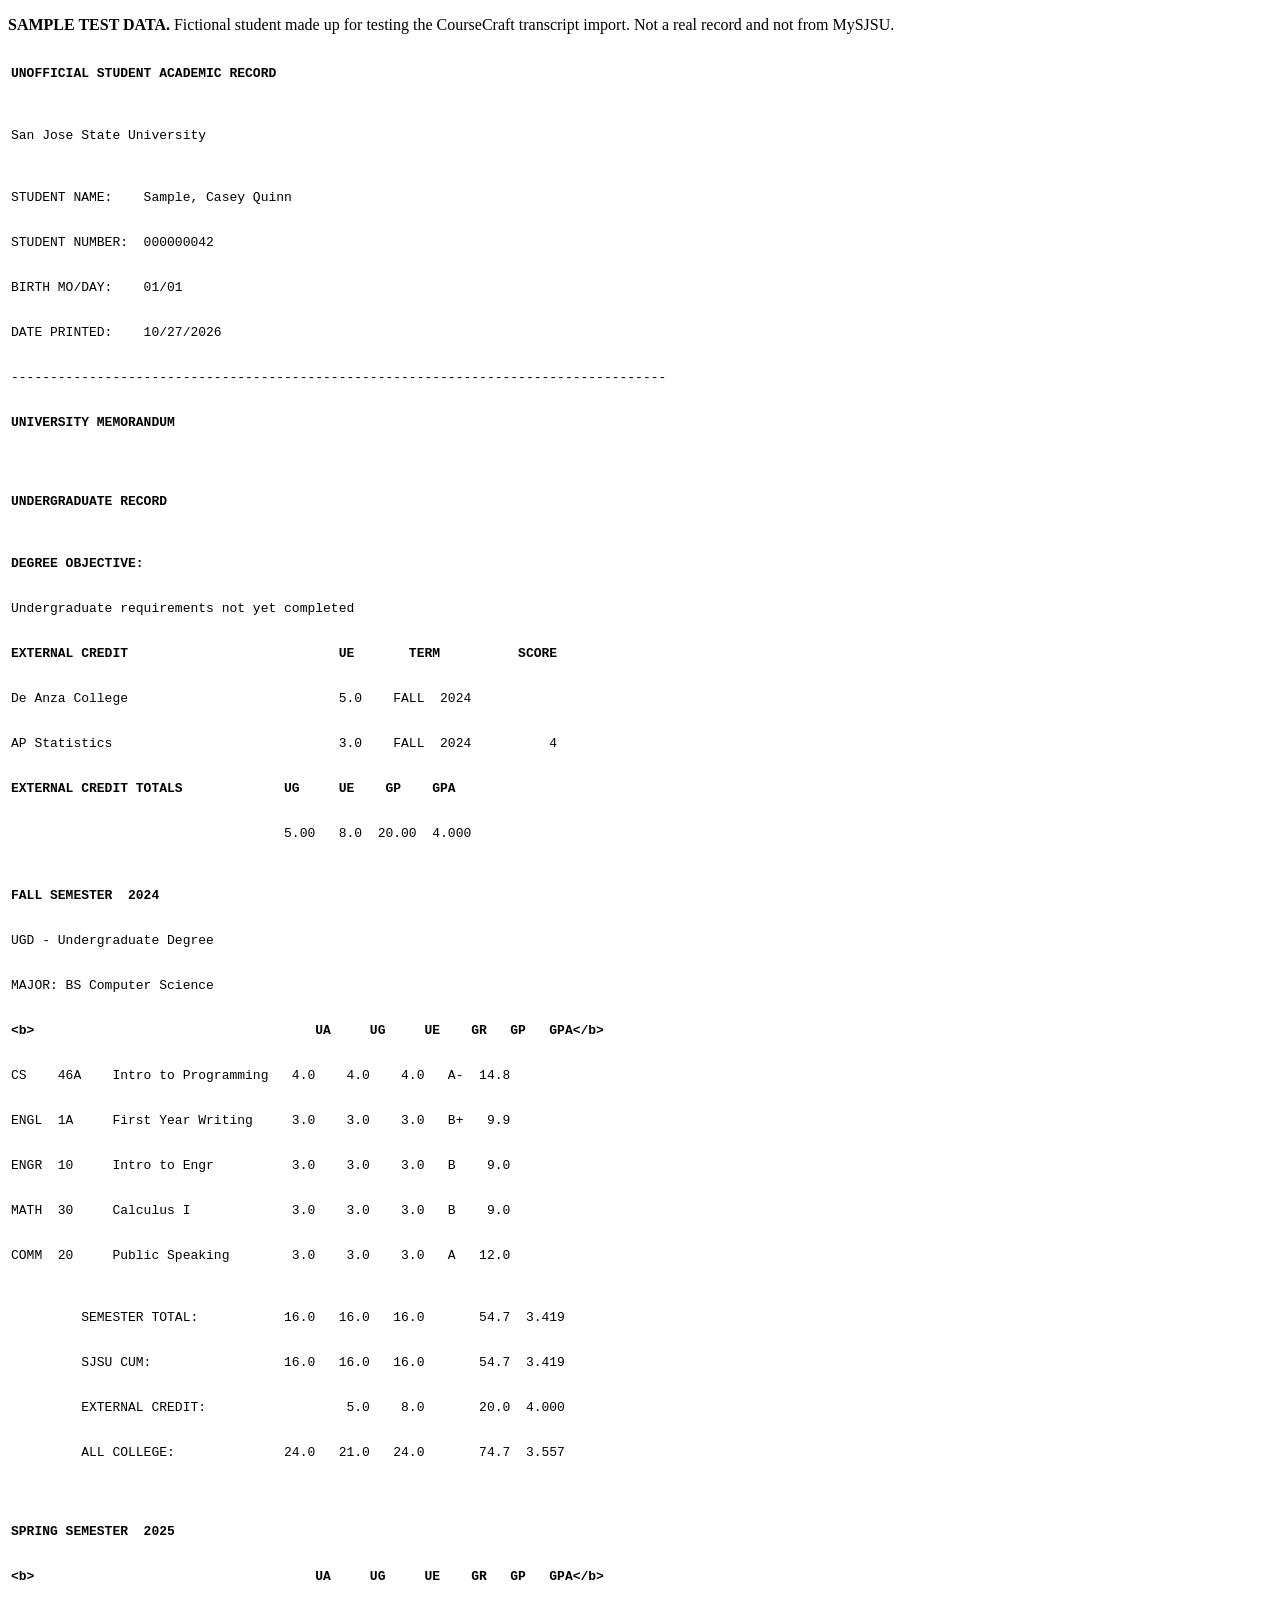
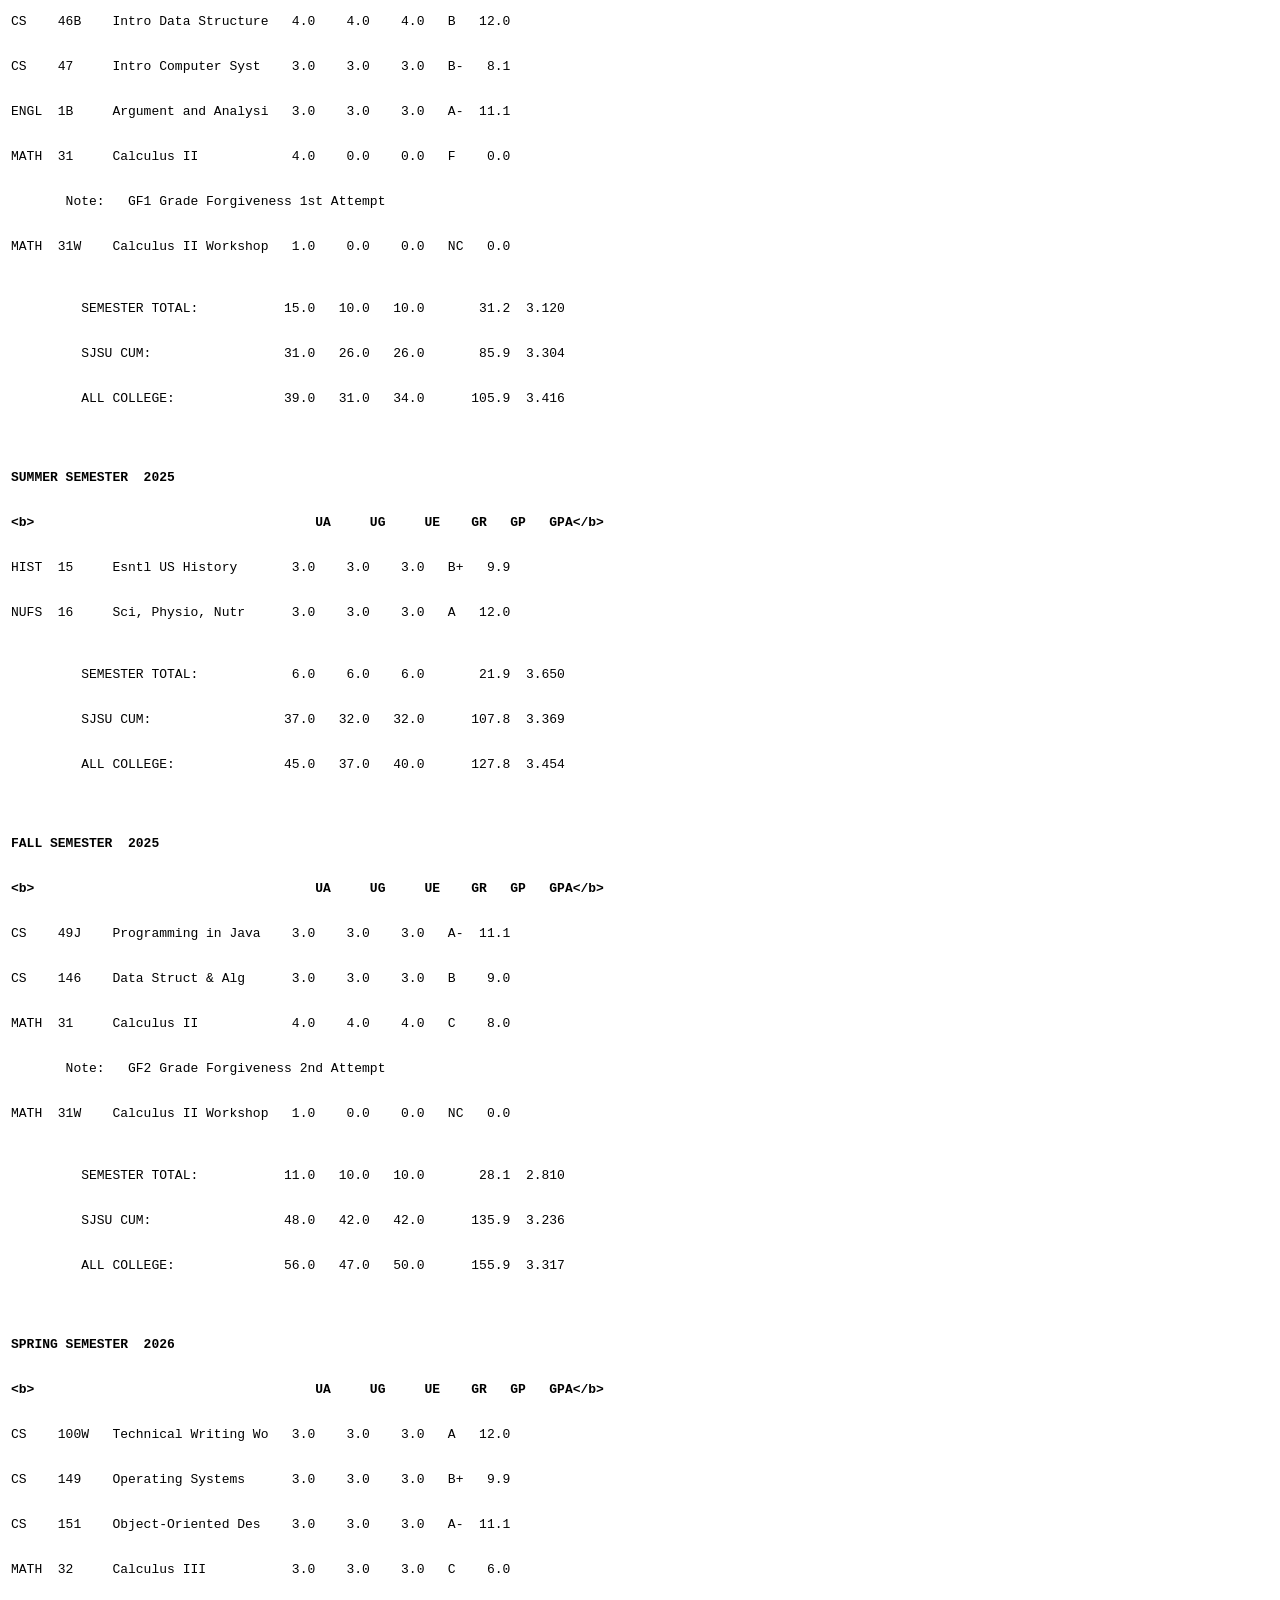
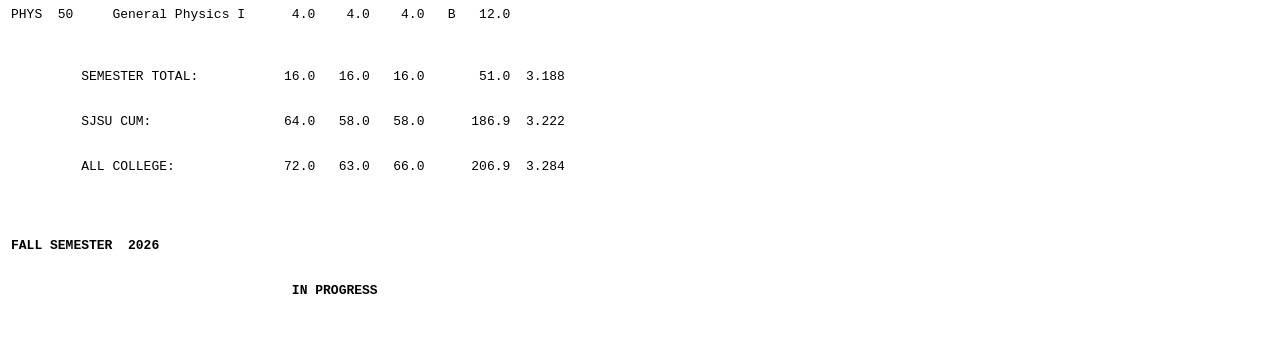
<file: sql/sample-transcript-casey-quinn.html>
<!DOCTYPE html>
<html lang="en">
<head>
<meta charset="UTF-8">
<title>SAMPLE Unofficial Transcript (fictional student)</title>
</head>
<body>
<p><strong>SAMPLE TEST DATA.</strong> Fictional student made up for testing the CourseCraft transcript import. Not a real record and not from MySJSU.</p>
<table id="ACE_$ICField3$0" role="presentation"><tbody>
<tr><td><div id="win0divDERIVED_TSCRPT_TSCRPT_COMP_DATA$0" data-pnlname="SJ_TR_SS_TRAN_RSLT" data-pginst="0"><div style="width:644px;"><pre><b>UNOFFICIAL STUDENT ACADEMIC RECORD</b></pre></div></div></td></tr>
<tr><td><div id="win0divDERIVED_TSCRPT_TSCRPT_COMP_DATA$1" data-pnlname="SJ_TR_SS_TRAN_RSLT" data-pginst="1"><div style="width:644px;"><pre><b></b></pre></div></div></td></tr>
<tr><td><div id="win0divDERIVED_TSCRPT_TSCRPT_COMP_DATA$2" data-pnlname="SJ_TR_SS_TRAN_RSLT" data-pginst="2"><div style="width:644px;"><pre>San Jose State University</pre></div></div></td></tr>
<tr><td><div id="win0divDERIVED_TSCRPT_TSCRPT_COMP_DATA$3" data-pnlname="SJ_TR_SS_TRAN_RSLT" data-pginst="3"><div style="width:644px;"><pre></pre></div></div></td></tr>
<tr><td><div id="win0divDERIVED_TSCRPT_TSCRPT_COMP_DATA$4" data-pnlname="SJ_TR_SS_TRAN_RSLT" data-pginst="4"><div style="width:644px;"><pre>STUDENT NAME:    Sample, Casey Quinn</pre></div></div></td></tr>
<tr><td><div id="win0divDERIVED_TSCRPT_TSCRPT_COMP_DATA$5" data-pnlname="SJ_TR_SS_TRAN_RSLT" data-pginst="5"><div style="width:644px;"><pre>STUDENT NUMBER:  000000042</pre></div></div></td></tr>
<tr><td><div id="win0divDERIVED_TSCRPT_TSCRPT_COMP_DATA$6" data-pnlname="SJ_TR_SS_TRAN_RSLT" data-pginst="6"><div style="width:644px;"><pre>BIRTH MO/DAY:    01/01</pre></div></div></td></tr>
<tr><td><div id="win0divDERIVED_TSCRPT_TSCRPT_COMP_DATA$7" data-pnlname="SJ_TR_SS_TRAN_RSLT" data-pginst="7"><div style="width:644px;"><pre>DATE PRINTED:    10/27/2026</pre></div></div></td></tr>
<tr><td><div id="win0divDERIVED_TSCRPT_TSCRPT_COMP_DATA$8" data-pnlname="SJ_TR_SS_TRAN_RSLT" data-pginst="8"><div style="width:644px;"><pre>------------------------------------------------------------------------------------</pre></div></div></td></tr>
<tr><td><div id="win0divDERIVED_TSCRPT_TSCRPT_COMP_DATA$9" data-pnlname="SJ_TR_SS_TRAN_RSLT" data-pginst="9"><div style="width:644px;"><pre><b>UNIVERSITY MEMORANDUM</b></pre></div></div></td></tr>
<tr><td><div id="win0divDERIVED_TSCRPT_TSCRPT_COMP_DATA$10" data-pnlname="SJ_TR_SS_TRAN_RSLT" data-pginst="10"><div style="width:644px;"><pre></pre></div></div></td></tr>
<tr><td><div id="win0divDERIVED_TSCRPT_TSCRPT_COMP_DATA$11" data-pnlname="SJ_TR_SS_TRAN_RSLT" data-pginst="11"><div style="width:644px;"><pre></pre></div></div></td></tr>
<tr><td><div id="win0divDERIVED_TSCRPT_TSCRPT_COMP_DATA$12" data-pnlname="SJ_TR_SS_TRAN_RSLT" data-pginst="12"><div style="width:644px;"><pre><b>UNDERGRADUATE RECORD</b></pre></div></div></td></tr>
<tr><td><div id="win0divDERIVED_TSCRPT_TSCRPT_COMP_DATA$13" data-pnlname="SJ_TR_SS_TRAN_RSLT" data-pginst="13"><div style="width:644px;"><pre><b></b></pre></div></div></td></tr>
<tr><td><div id="win0divDERIVED_TSCRPT_TSCRPT_COMP_DATA$14" data-pnlname="SJ_TR_SS_TRAN_RSLT" data-pginst="14"><div style="width:644px;"><pre><b>DEGREE OBJECTIVE:</b></pre></div></div></td></tr>
<tr><td><div id="win0divDERIVED_TSCRPT_TSCRPT_COMP_DATA$15" data-pnlname="SJ_TR_SS_TRAN_RSLT" data-pginst="15"><div style="width:644px;"><pre>Undergraduate requirements not yet completed</pre></div></div></td></tr>
<tr><td><div id="win0divDERIVED_TSCRPT_TSCRPT_COMP_DATA$16" data-pnlname="SJ_TR_SS_TRAN_RSLT" data-pginst="16"><div style="width:644px;"><pre><b>EXTERNAL CREDIT                           UE       TERM          SCORE</b></pre></div></div></td></tr>
<tr><td><div id="win0divDERIVED_TSCRPT_TSCRPT_COMP_DATA$17" data-pnlname="SJ_TR_SS_TRAN_RSLT" data-pginst="17"><div style="width:644px;"><pre>De Anza College                           5.0    FALL  2024</pre></div></div></td></tr>
<tr><td><div id="win0divDERIVED_TSCRPT_TSCRPT_COMP_DATA$18" data-pnlname="SJ_TR_SS_TRAN_RSLT" data-pginst="18"><div style="width:644px;"><pre>AP Statistics                             3.0    FALL  2024          4</pre></div></div></td></tr>
<tr><td><div id="win0divDERIVED_TSCRPT_TSCRPT_COMP_DATA$19" data-pnlname="SJ_TR_SS_TRAN_RSLT" data-pginst="19"><div style="width:644px;"><pre><b>EXTERNAL CREDIT TOTALS             UG     UE    GP    GPA</b></pre></div></div></td></tr>
<tr><td><div id="win0divDERIVED_TSCRPT_TSCRPT_COMP_DATA$20" data-pnlname="SJ_TR_SS_TRAN_RSLT" data-pginst="20"><div style="width:644px;"><pre>                                   5.00   8.0  20.00  4.000</pre></div></div></td></tr>
<tr><td><div id="win0divDERIVED_TSCRPT_TSCRPT_COMP_DATA$21" data-pnlname="SJ_TR_SS_TRAN_RSLT" data-pginst="21"><div style="width:644px;"><pre></pre></div></div></td></tr>
<tr><td><div id="win0divDERIVED_TSCRPT_TSCRPT_COMP_DATA$22" data-pnlname="SJ_TR_SS_TRAN_RSLT" data-pginst="22"><div style="width:644px;"><pre><b>FALL SEMESTER  2024</b></pre></div></div></td></tr>
<tr><td><div id="win0divDERIVED_TSCRPT_TSCRPT_COMP_DATA$23" data-pnlname="SJ_TR_SS_TRAN_RSLT" data-pginst="23"><div style="width:644px;"><pre>UGD - Undergraduate Degree</pre></div></div></td></tr>
<tr><td><div id="win0divDERIVED_TSCRPT_TSCRPT_COMP_DATA$24" data-pnlname="SJ_TR_SS_TRAN_RSLT" data-pginst="24"><div style="width:644px;"><pre>MAJOR: BS Computer Science</pre></div></div></td></tr>
<tr><td><div id="win0divDERIVED_TSCRPT_TSCRPT_COMP_DATA$25" data-pnlname="SJ_TR_SS_TRAN_RSLT" data-pginst="25"><div style="width:644px;"><pre><b>&lt;b&gt;                                    UA     UG     UE    GR   GP   GPA&lt;/b&gt;</b></pre></div></div></td></tr>
<tr><td><div id="win0divDERIVED_TSCRPT_TSCRPT_COMP_DATA$26" data-pnlname="SJ_TR_SS_TRAN_RSLT" data-pginst="26"><div style="width:644px;"><pre>CS    46A    Intro to Programming   4.0    4.0    4.0   A-  14.8</pre></div></div></td></tr>
<tr><td><div id="win0divDERIVED_TSCRPT_TSCRPT_COMP_DATA$27" data-pnlname="SJ_TR_SS_TRAN_RSLT" data-pginst="27"><div style="width:644px;"><pre>ENGL  1A     First Year Writing     3.0    3.0    3.0   B+   9.9</pre></div></div></td></tr>
<tr><td><div id="win0divDERIVED_TSCRPT_TSCRPT_COMP_DATA$28" data-pnlname="SJ_TR_SS_TRAN_RSLT" data-pginst="28"><div style="width:644px;"><pre>ENGR  10     Intro to Engr          3.0    3.0    3.0   B    9.0</pre></div></div></td></tr>
<tr><td><div id="win0divDERIVED_TSCRPT_TSCRPT_COMP_DATA$29" data-pnlname="SJ_TR_SS_TRAN_RSLT" data-pginst="29"><div style="width:644px;"><pre>MATH  30     Calculus I             3.0    3.0    3.0   B    9.0</pre></div></div></td></tr>
<tr><td><div id="win0divDERIVED_TSCRPT_TSCRPT_COMP_DATA$30" data-pnlname="SJ_TR_SS_TRAN_RSLT" data-pginst="30"><div style="width:644px;"><pre>COMM  20     Public Speaking        3.0    3.0    3.0   A   12.0</pre></div></div></td></tr>
<tr><td><div id="win0divDERIVED_TSCRPT_TSCRPT_COMP_DATA$31" data-pnlname="SJ_TR_SS_TRAN_RSLT" data-pginst="31"><div style="width:644px;"><pre></pre></div></div></td></tr>
<tr><td><div id="win0divDERIVED_TSCRPT_TSCRPT_COMP_DATA$32" data-pnlname="SJ_TR_SS_TRAN_RSLT" data-pginst="32"><div style="width:644px;"><pre>         SEMESTER TOTAL:           16.0   16.0   16.0       54.7  3.419</pre></div></div></td></tr>
<tr><td><div id="win0divDERIVED_TSCRPT_TSCRPT_COMP_DATA$33" data-pnlname="SJ_TR_SS_TRAN_RSLT" data-pginst="33"><div style="width:644px;"><pre>         SJSU CUM:                 16.0   16.0   16.0       54.7  3.419</pre></div></div></td></tr>
<tr><td><div id="win0divDERIVED_TSCRPT_TSCRPT_COMP_DATA$34" data-pnlname="SJ_TR_SS_TRAN_RSLT" data-pginst="34"><div style="width:644px;"><pre>         EXTERNAL CREDIT:                  5.0    8.0       20.0  4.000</pre></div></div></td></tr>
<tr><td><div id="win0divDERIVED_TSCRPT_TSCRPT_COMP_DATA$35" data-pnlname="SJ_TR_SS_TRAN_RSLT" data-pginst="35"><div style="width:644px;"><pre>         ALL COLLEGE:              24.0   21.0   24.0       74.7  3.557</pre></div></div></td></tr>
<tr><td><div id="win0divDERIVED_TSCRPT_TSCRPT_COMP_DATA$36" data-pnlname="SJ_TR_SS_TRAN_RSLT" data-pginst="36"><div style="width:644px;"><pre></pre></div></div></td></tr>
<tr><td><div id="win0divDERIVED_TSCRPT_TSCRPT_COMP_DATA$37" data-pnlname="SJ_TR_SS_TRAN_RSLT" data-pginst="37"><div style="width:644px;"><pre></pre></div></div></td></tr>
<tr><td><div id="win0divDERIVED_TSCRPT_TSCRPT_COMP_DATA$38" data-pnlname="SJ_TR_SS_TRAN_RSLT" data-pginst="38"><div style="width:644px;"><pre><b>SPRING SEMESTER  2025</b></pre></div></div></td></tr>
<tr><td><div id="win0divDERIVED_TSCRPT_TSCRPT_COMP_DATA$39" data-pnlname="SJ_TR_SS_TRAN_RSLT" data-pginst="39"><div style="width:644px;"><pre><b>&lt;b&gt;                                    UA     UG     UE    GR   GP   GPA&lt;/b&gt;</b></pre></div></div></td></tr>
<tr><td><div id="win0divDERIVED_TSCRPT_TSCRPT_COMP_DATA$40" data-pnlname="SJ_TR_SS_TRAN_RSLT" data-pginst="40"><div style="width:644px;"><pre>CS    46B    Intro Data Structure   4.0    4.0    4.0   B   12.0</pre></div></div></td></tr>
<tr><td><div id="win0divDERIVED_TSCRPT_TSCRPT_COMP_DATA$41" data-pnlname="SJ_TR_SS_TRAN_RSLT" data-pginst="41"><div style="width:644px;"><pre>CS    47     Intro Computer Syst    3.0    3.0    3.0   B-   8.1</pre></div></div></td></tr>
<tr><td><div id="win0divDERIVED_TSCRPT_TSCRPT_COMP_DATA$42" data-pnlname="SJ_TR_SS_TRAN_RSLT" data-pginst="42"><div style="width:644px;"><pre>ENGL  1B     Argument and Analysi   3.0    3.0    3.0   A-  11.1</pre></div></div></td></tr>
<tr><td><div id="win0divDERIVED_TSCRPT_TSCRPT_COMP_DATA$43" data-pnlname="SJ_TR_SS_TRAN_RSLT" data-pginst="43"><div style="width:644px;"><pre>MATH  31     Calculus II            4.0    0.0    0.0   F    0.0</pre></div></div></td></tr>
<tr><td><div id="win0divDERIVED_TSCRPT_TSCRPT_COMP_DATA$44" data-pnlname="SJ_TR_SS_TRAN_RSLT" data-pginst="44"><div style="width:644px;"><pre>       Note:   GF1 Grade Forgiveness 1st Attempt</pre></div></div></td></tr>
<tr><td><div id="win0divDERIVED_TSCRPT_TSCRPT_COMP_DATA$45" data-pnlname="SJ_TR_SS_TRAN_RSLT" data-pginst="45"><div style="width:644px;"><pre>MATH  31W    Calculus II Workshop   1.0    0.0    0.0   NC   0.0</pre></div></div></td></tr>
<tr><td><div id="win0divDERIVED_TSCRPT_TSCRPT_COMP_DATA$46" data-pnlname="SJ_TR_SS_TRAN_RSLT" data-pginst="46"><div style="width:644px;"><pre></pre></div></div></td></tr>
<tr><td><div id="win0divDERIVED_TSCRPT_TSCRPT_COMP_DATA$47" data-pnlname="SJ_TR_SS_TRAN_RSLT" data-pginst="47"><div style="width:644px;"><pre>         SEMESTER TOTAL:           15.0   10.0   10.0       31.2  3.120</pre></div></div></td></tr>
<tr><td><div id="win0divDERIVED_TSCRPT_TSCRPT_COMP_DATA$48" data-pnlname="SJ_TR_SS_TRAN_RSLT" data-pginst="48"><div style="width:644px;"><pre>         SJSU CUM:                 31.0   26.0   26.0       85.9  3.304</pre></div></div></td></tr>
<tr><td><div id="win0divDERIVED_TSCRPT_TSCRPT_COMP_DATA$49" data-pnlname="SJ_TR_SS_TRAN_RSLT" data-pginst="49"><div style="width:644px;"><pre>         ALL COLLEGE:              39.0   31.0   34.0      105.9  3.416</pre></div></div></td></tr>
<tr><td><div id="win0divDERIVED_TSCRPT_TSCRPT_COMP_DATA$50" data-pnlname="SJ_TR_SS_TRAN_RSLT" data-pginst="50"><div style="width:644px;"><pre></pre></div></div></td></tr>
<tr><td><div id="win0divDERIVED_TSCRPT_TSCRPT_COMP_DATA$51" data-pnlname="SJ_TR_SS_TRAN_RSLT" data-pginst="51"><div style="width:644px;"><pre></pre></div></div></td></tr>
<tr><td><div id="win0divDERIVED_TSCRPT_TSCRPT_COMP_DATA$52" data-pnlname="SJ_TR_SS_TRAN_RSLT" data-pginst="52"><div style="width:644px;"><pre><b>SUMMER SEMESTER  2025</b></pre></div></div></td></tr>
<tr><td><div id="win0divDERIVED_TSCRPT_TSCRPT_COMP_DATA$53" data-pnlname="SJ_TR_SS_TRAN_RSLT" data-pginst="53"><div style="width:644px;"><pre><b>&lt;b&gt;                                    UA     UG     UE    GR   GP   GPA&lt;/b&gt;</b></pre></div></div></td></tr>
<tr><td><div id="win0divDERIVED_TSCRPT_TSCRPT_COMP_DATA$54" data-pnlname="SJ_TR_SS_TRAN_RSLT" data-pginst="54"><div style="width:644px;"><pre>HIST  15     Esntl US History       3.0    3.0    3.0   B+   9.9</pre></div></div></td></tr>
<tr><td><div id="win0divDERIVED_TSCRPT_TSCRPT_COMP_DATA$55" data-pnlname="SJ_TR_SS_TRAN_RSLT" data-pginst="55"><div style="width:644px;"><pre>NUFS  16     Sci, Physio, Nutr      3.0    3.0    3.0   A   12.0</pre></div></div></td></tr>
<tr><td><div id="win0divDERIVED_TSCRPT_TSCRPT_COMP_DATA$56" data-pnlname="SJ_TR_SS_TRAN_RSLT" data-pginst="56"><div style="width:644px;"><pre></pre></div></div></td></tr>
<tr><td><div id="win0divDERIVED_TSCRPT_TSCRPT_COMP_DATA$57" data-pnlname="SJ_TR_SS_TRAN_RSLT" data-pginst="57"><div style="width:644px;"><pre>         SEMESTER TOTAL:            6.0    6.0    6.0       21.9  3.650</pre></div></div></td></tr>
<tr><td><div id="win0divDERIVED_TSCRPT_TSCRPT_COMP_DATA$58" data-pnlname="SJ_TR_SS_TRAN_RSLT" data-pginst="58"><div style="width:644px;"><pre>         SJSU CUM:                 37.0   32.0   32.0      107.8  3.369</pre></div></div></td></tr>
<tr><td><div id="win0divDERIVED_TSCRPT_TSCRPT_COMP_DATA$59" data-pnlname="SJ_TR_SS_TRAN_RSLT" data-pginst="59"><div style="width:644px;"><pre>         ALL COLLEGE:              45.0   37.0   40.0      127.8  3.454</pre></div></div></td></tr>
<tr><td><div id="win0divDERIVED_TSCRPT_TSCRPT_COMP_DATA$60" data-pnlname="SJ_TR_SS_TRAN_RSLT" data-pginst="60"><div style="width:644px;"><pre></pre></div></div></td></tr>
<tr><td><div id="win0divDERIVED_TSCRPT_TSCRPT_COMP_DATA$61" data-pnlname="SJ_TR_SS_TRAN_RSLT" data-pginst="61"><div style="width:644px;"><pre></pre></div></div></td></tr>
<tr><td><div id="win0divDERIVED_TSCRPT_TSCRPT_COMP_DATA$62" data-pnlname="SJ_TR_SS_TRAN_RSLT" data-pginst="62"><div style="width:644px;"><pre><b>FALL SEMESTER  2025</b></pre></div></div></td></tr>
<tr><td><div id="win0divDERIVED_TSCRPT_TSCRPT_COMP_DATA$63" data-pnlname="SJ_TR_SS_TRAN_RSLT" data-pginst="63"><div style="width:644px;"><pre><b>&lt;b&gt;                                    UA     UG     UE    GR   GP   GPA&lt;/b&gt;</b></pre></div></div></td></tr>
<tr><td><div id="win0divDERIVED_TSCRPT_TSCRPT_COMP_DATA$64" data-pnlname="SJ_TR_SS_TRAN_RSLT" data-pginst="64"><div style="width:644px;"><pre>CS    49J    Programming in Java    3.0    3.0    3.0   A-  11.1</pre></div></div></td></tr>
<tr><td><div id="win0divDERIVED_TSCRPT_TSCRPT_COMP_DATA$65" data-pnlname="SJ_TR_SS_TRAN_RSLT" data-pginst="65"><div style="width:644px;"><pre>CS    146    Data Struct &amp; Alg      3.0    3.0    3.0   B    9.0</pre></div></div></td></tr>
<tr><td><div id="win0divDERIVED_TSCRPT_TSCRPT_COMP_DATA$66" data-pnlname="SJ_TR_SS_TRAN_RSLT" data-pginst="66"><div style="width:644px;"><pre>MATH  31     Calculus II            4.0    4.0    4.0   C    8.0</pre></div></div></td></tr>
<tr><td><div id="win0divDERIVED_TSCRPT_TSCRPT_COMP_DATA$67" data-pnlname="SJ_TR_SS_TRAN_RSLT" data-pginst="67"><div style="width:644px;"><pre>       Note:   GF2 Grade Forgiveness 2nd Attempt</pre></div></div></td></tr>
<tr><td><div id="win0divDERIVED_TSCRPT_TSCRPT_COMP_DATA$68" data-pnlname="SJ_TR_SS_TRAN_RSLT" data-pginst="68"><div style="width:644px;"><pre>MATH  31W    Calculus II Workshop   1.0    0.0    0.0   NC   0.0</pre></div></div></td></tr>
<tr><td><div id="win0divDERIVED_TSCRPT_TSCRPT_COMP_DATA$69" data-pnlname="SJ_TR_SS_TRAN_RSLT" data-pginst="69"><div style="width:644px;"><pre></pre></div></div></td></tr>
<tr><td><div id="win0divDERIVED_TSCRPT_TSCRPT_COMP_DATA$70" data-pnlname="SJ_TR_SS_TRAN_RSLT" data-pginst="70"><div style="width:644px;"><pre>         SEMESTER TOTAL:           11.0   10.0   10.0       28.1  2.810</pre></div></div></td></tr>
<tr><td><div id="win0divDERIVED_TSCRPT_TSCRPT_COMP_DATA$71" data-pnlname="SJ_TR_SS_TRAN_RSLT" data-pginst="71"><div style="width:644px;"><pre>         SJSU CUM:                 48.0   42.0   42.0      135.9  3.236</pre></div></div></td></tr>
<tr><td><div id="win0divDERIVED_TSCRPT_TSCRPT_COMP_DATA$72" data-pnlname="SJ_TR_SS_TRAN_RSLT" data-pginst="72"><div style="width:644px;"><pre>         ALL COLLEGE:              56.0   47.0   50.0      155.9  3.317</pre></div></div></td></tr>
<tr><td><div id="win0divDERIVED_TSCRPT_TSCRPT_COMP_DATA$73" data-pnlname="SJ_TR_SS_TRAN_RSLT" data-pginst="73"><div style="width:644px;"><pre></pre></div></div></td></tr>
<tr><td><div id="win0divDERIVED_TSCRPT_TSCRPT_COMP_DATA$74" data-pnlname="SJ_TR_SS_TRAN_RSLT" data-pginst="74"><div style="width:644px;"><pre></pre></div></div></td></tr>
<tr><td><div id="win0divDERIVED_TSCRPT_TSCRPT_COMP_DATA$75" data-pnlname="SJ_TR_SS_TRAN_RSLT" data-pginst="75"><div style="width:644px;"><pre><b>SPRING SEMESTER  2026</b></pre></div></div></td></tr>
<tr><td><div id="win0divDERIVED_TSCRPT_TSCRPT_COMP_DATA$76" data-pnlname="SJ_TR_SS_TRAN_RSLT" data-pginst="76"><div style="width:644px;"><pre><b>&lt;b&gt;                                    UA     UG     UE    GR   GP   GPA&lt;/b&gt;</b></pre></div></div></td></tr>
<tr><td><div id="win0divDERIVED_TSCRPT_TSCRPT_COMP_DATA$77" data-pnlname="SJ_TR_SS_TRAN_RSLT" data-pginst="77"><div style="width:644px;"><pre>CS    100W   Technical Writing Wo   3.0    3.0    3.0   A   12.0</pre></div></div></td></tr>
<tr><td><div id="win0divDERIVED_TSCRPT_TSCRPT_COMP_DATA$78" data-pnlname="SJ_TR_SS_TRAN_RSLT" data-pginst="78"><div style="width:644px;"><pre>CS    149    Operating Systems      3.0    3.0    3.0   B+   9.9</pre></div></div></td></tr>
<tr><td><div id="win0divDERIVED_TSCRPT_TSCRPT_COMP_DATA$79" data-pnlname="SJ_TR_SS_TRAN_RSLT" data-pginst="79"><div style="width:644px;"><pre>CS    151    Object-Oriented Des    3.0    3.0    3.0   A-  11.1</pre></div></div></td></tr>
<tr><td><div id="win0divDERIVED_TSCRPT_TSCRPT_COMP_DATA$80" data-pnlname="SJ_TR_SS_TRAN_RSLT" data-pginst="80"><div style="width:644px;"><pre>MATH  32     Calculus III           3.0    3.0    3.0   C    6.0</pre></div></div></td></tr>
<tr><td><div id="win0divDERIVED_TSCRPT_TSCRPT_COMP_DATA$81" data-pnlname="SJ_TR_SS_TRAN_RSLT" data-pginst="81"><div style="width:644px;"><pre>PHYS  50     General Physics I      4.0    4.0    4.0   B   12.0</pre></div></div></td></tr>
<tr><td><div id="win0divDERIVED_TSCRPT_TSCRPT_COMP_DATA$82" data-pnlname="SJ_TR_SS_TRAN_RSLT" data-pginst="82"><div style="width:644px;"><pre></pre></div></div></td></tr>
<tr><td><div id="win0divDERIVED_TSCRPT_TSCRPT_COMP_DATA$83" data-pnlname="SJ_TR_SS_TRAN_RSLT" data-pginst="83"><div style="width:644px;"><pre>         SEMESTER TOTAL:           16.0   16.0   16.0       51.0  3.188</pre></div></div></td></tr>
<tr><td><div id="win0divDERIVED_TSCRPT_TSCRPT_COMP_DATA$84" data-pnlname="SJ_TR_SS_TRAN_RSLT" data-pginst="84"><div style="width:644px;"><pre>         SJSU CUM:                 64.0   58.0   58.0      186.9  3.222</pre></div></div></td></tr>
<tr><td><div id="win0divDERIVED_TSCRPT_TSCRPT_COMP_DATA$85" data-pnlname="SJ_TR_SS_TRAN_RSLT" data-pginst="85"><div style="width:644px;"><pre>         ALL COLLEGE:              72.0   63.0   66.0      206.9  3.284</pre></div></div></td></tr>
<tr><td><div id="win0divDERIVED_TSCRPT_TSCRPT_COMP_DATA$86" data-pnlname="SJ_TR_SS_TRAN_RSLT" data-pginst="86"><div style="width:644px;"><pre></pre></div></div></td></tr>
<tr><td><div id="win0divDERIVED_TSCRPT_TSCRPT_COMP_DATA$87" data-pnlname="SJ_TR_SS_TRAN_RSLT" data-pginst="87"><div style="width:644px;"><pre></pre></div></div></td></tr>
<tr><td><div id="win0divDERIVED_TSCRPT_TSCRPT_COMP_DATA$88" data-pnlname="SJ_TR_SS_TRAN_RSLT" data-pginst="88"><div style="width:644px;"><pre><b>FALL SEMESTER  2026</b></pre></div></div></td></tr>
<tr><td><div id="win0divDERIVED_TSCRPT_TSCRPT_COMP_DATA$89" data-pnlname="SJ_TR_SS_TRAN_RSLT" data-pginst="89"><div style="width:644px;"><pre><b>                                    IN PROGRESS</b></pre></div></div></td></tr>
<tr><td><div id="win0divDERIVED_TSCRPT_TSCRPT_COMP_DATA$90" data-pnlname="SJ_TR_SS_TRAN_RSLT" data-pginst="90"><div style="width:644px;"><pre></pre></div></div></td></tr>
</tbody></table>
</body>
</html>
</file>
<file: src/main/webapp/css/app.css>
/* CourseCraft app pages. rem sizes, so zoom works. */
/* Palette comes from landing page (index.jsp): navy ink on white page, amber, SJSU blue. */
/* Cream canvas and butter bands only tint table row hover and band fills, page itself stays white (--page-bg). */

/* 1. Tokens */
:root {
  --ink:          #16233F;
  --ink-2:        #2E3A54;
  --ink-3:        #4F5A70;
  /* 5:1 on white, 4.7:1 on cream, 4.5:1 on band, lightest gray still ok for small text and placeholders */
  --ink-4:        #667085;
  --ink-off:      #A0A7B4;
  --line:         #D5D8DE;
  --line-2:       #E5E7EB;
  --line-3:       #C2C7D0;
  /* text field edge, 3.6:1 on white and 3.4:1 on cream for WCAG 1.4.11, other lines are decoration */
  --field-line:   #7F8796;
  --surface:      #FFFFFF;
  /* canvas, band and band-2 are one butter family, light to deep */
  --canvas:       #FFF8E5;
  --band:         #FFF3D6;
  --band-2:       #FBE8BE;
  /* white page under white glass header, same on every page as landing */
  --page-bg:      var(--surface);
  --header-bg:    color-mix(in srgb, var(--surface) 72%, transparent);
  --header-line:  var(--line-2);
  /* dashed road and rings in background art, same values as landing animation */
  --art-road:     rgba(22, 35, 63, .32);
  --art-ring:     #DCE7F4;
  --art-disc:     #E4EDF8;
  --art-disc-2:   #F1F6FB;
  --art-mote:     #BFD4EC;
  /* primary button hover, a shade darker than ink */
  --ink-deep:     #0B1428;
  /* text on ink fills like primary button and skip link */
  --on-ink:       #FFFFFF;

  --amber:        #FDC23B;
  --amber-hover:  #F8B41C;
  /* SJSU gold, darker edge for amber shapes on cream */
  --amber-deep:   #E5A823;

  /* SJSU blue marks links, focus, current page, selected filters and form controls, */
  /* plus where student stands in art ("you" dot, first plan station) and SJSU name in landing hero */
  --sjsu:         #0055A2;
  --sjsu-dark:    #003F7A;
  --sjsu-tint:    #E3EDF8;
  --sjsu-line:    #B3CBE6;

  --high-ink:     #8E3521;
  --high-bg:      #F6E7E0;
  --high-line:    #E3C3B4;
  --high-glyph:   #D9AE9C;
  --med-ink:      #7A5A14;
  --med-bg:       #F6EFDD;
  --med-line:     #E2D2AC;
  --low-ink:      #2F5B41;
  --low-bg:       #E6EFE8;
  --low-line:     #C3D8C9;
  --danger:       #B4462C;
  --link:         var(--sjsu);

  --r-xs:    .25rem;
  --r-sm:    .5rem;
  --r-md:    .75rem;
  --r-lg:    1.25rem;
  --r-xl:    1.75rem;
  /* pill on wide shapes, circle on square ones */
  --r-round: 999rem;
  --shadow-pop:  0 .625rem 1.75rem rgba(22, 35, 63, .14);
  --shadow-soft: 0 .0625rem .125rem rgba(22, 35, 63, .04), 0 .875rem 2.25rem rgba(22, 35, 63, .07);

  --ease-out: cubic-bezier(.16, 1, .3, 1);
  --ease-in:  cubic-bezier(.4, 0, 1, 1);
  --fast:   150ms;
  --medium: 250ms;
  /* header slide, rail and course card glide and art fade follow it, so all share this one */
  --glide:  300ms;

  --page-max: 85rem;
  --gutter: max(2.5rem, calc((100vw - var(--page-max)) / 2));
  --rail:   21rem;
  /* gap between catalog table and right column */
  --layout-gap: 1.75rem;
  /* top bar row height, every page and landing */
  --topbar-h: 5rem;
  /* phones move nav links to second row under top bar (section 12), wide screens have none */
  --topbar-nav-h: 0rem;
  /* covers whole top bar with its phone nav row, landing pads page by this much */
  --topbar-total-h: calc(var(--topbar-h) + var(--topbar-nav-h));
  /* space left above things stuck to top of screen */
  --stick-gap: 1.5rem;
  /* real height of .site-header (top bar plus page head), header.js keeps it current */
  --site-header-h: var(--topbar-total-h);

  accent-color: var(--sjsu);
  scrollbar-color: var(--line-3) transparent;
}

/* 2. Base */
/*
  Figtree ships with app (fonts/, license in fonts/OFL.txt), so no page waits on Google servers.
  One variable file covers weights 400 to 800. Browser only downloads latin-ext when page has those letters.
  WEB-INF/jspf/head.jspf preloads latin file, so text rarely shows in fallback font first.
*/
@font-face {
  font-family: 'Figtree';
  font-style: normal;
  font-weight: 400 800;
  font-display: swap;
  src: url('../fonts/figtree-latin.woff2') format('woff2');
  unicode-range: U+0000-00FF, U+0131, U+0152-0153, U+02BB-02BC, U+02C6, U+02DA, U+02DC, U+0304, U+0308, U+0329, U+2000-206F, U+20AC, U+2122, U+2191, U+2193, U+2212, U+2215, U+FEFF, U+FFFD;
}
@font-face {
  font-family: 'Figtree';
  font-style: normal;
  font-weight: 400 800;
  font-display: swap;
  src: url('../fonts/figtree-latin-ext.woff2') format('woff2');
  unicode-range: U+0100-02BA, U+02BD-02C5, U+02C7-02CC, U+02CE-02D7, U+02DD-02FF, U+0304, U+0308, U+0329, U+1D00-1DBF, U+1E00-1E9F, U+1EF2-1EFF, U+2020, U+20A0-20AB, U+20AD-20C4, U+2113, U+2C60-2C7F, U+A720-A7FF;
}

*, *::before, *::after { box-sizing: border-box; }

/* page color lives on html only, so overscroll past top shows it too and body never paints over landing animation */
html { background: var(--page-bg); }

body {
  margin: 0;
  font-family: 'Figtree', ui-sans-serif, system-ui, sans-serif;
  font-size: 1rem;
  color: var(--ink);
  -webkit-font-smoothing: antialiased;
}

::selection { color: var(--ink); background: var(--sjsu-tint); }

a {
  color: var(--link);
  text-decoration-thickness: 1px;
  text-underline-offset: .2em;
  transition: color var(--fast) ease-out;
}
a:hover { color: var(--sjsu-dark); }

/* Keyboard navigation. Do not remove. */
:focus-visible {
  outline: 2px solid var(--sjsu);
  outline-offset: 3px;
  border-radius: var(--r-xs);
}

.skip-link {
  position: absolute;
  left: -999rem;
  top: 0;
  z-index: 100;
  padding: .75rem 1rem;
  background: var(--ink);
  color: var(--on-ink);
  text-decoration: none;
}
.skip-link:focus { left: 0; }
/* keep white text, plain a:hover would turn it blue on navy */
.skip-link:hover { color: var(--on-ink); }

.visually-hidden {
  position: absolute;
  width: 1px; height: 1px;
  margin: -1px; padding: 0;
  overflow: hidden;
  clip: rect(0 0 0 0);
  white-space: nowrap;
}

/* 3. Buttons */
.btn {
  display: inline-flex;
  align-items: center;
  justify-content: center;
  min-height: 2.75rem;
  padding: 0 1.25rem;
  font: inherit;
  font-size: .9375rem;
  font-weight: 600;
  color: var(--ink);
  background: var(--surface);
  border: 1px solid var(--line);
  border-radius: var(--r-md);
  text-decoration: none;
  cursor: pointer;
  transition: background-color var(--fast) ease-out, border-color var(--fast) ease-out, color var(--fast) ease-out;
}
/* :not(:disabled) so disabled buttons, primary too, keep their resting look */
.btn:not(:disabled):hover { color: var(--ink); background: var(--band); border-color: var(--line-3); }

.btn--primary {
  color: var(--on-ink);
  background: var(--ink);
  border-color: var(--ink);
}
.btn--primary:not(:disabled):hover { color: var(--on-ink); background: var(--ink-deep); border-color: var(--ink-deep); }

.btn--ghost {
  font-weight: 500;
  background: transparent;
}

.btn--block { width: 100%; }

.btn--sm {
  min-height: 2.125rem;
  padding: 0 .875rem;
  font-size: .8125rem;
  border-radius: var(--r-sm);
}

.btn:disabled { opacity: .45; cursor: not-allowed; }
/* plan button looks normal while request runs, not unavailable */
.btn.is-busy { opacity: 1; cursor: progress; }
/* plan button turns low risk green after add so it reads as done, text contrast is 6.6:1 */
.btn.is-added {
  color: var(--low-ink);
  background: var(--low-bg);
  border-color: var(--low-line);
  opacity: 1;
  cursor: default;
}

/*
  4. Site header, same rules on every page as landing.
  <header class="site-header"> holds the shared navigation bar.
  The bar is glass, sticks to top, slides away going down and comes back
  going up (js/header.js). Landing keeps its own fixed .topbar driven by landing-loop.js, same look.
*/
.site-header {
  position: sticky;
  top: 0;
  z-index: 20;
  /* clip, so page head disc (section 5) never spills over content below header */
  overflow: clip;
  background: var(--header-bg);
  border-bottom: 1px solid var(--header-line);
  -webkit-backdrop-filter: blur(12px) saturate(1.2);
  backdrop-filter: blur(12px) saturate(1.2);
  transition: transform var(--glide) var(--ease-out);
}
.site-header.is-hidden { transform: translateY(-100%); }
/* top bar inside site header: glass and edge come from header block, not bar */
.site-header .topbar {
  background: none;
  border-bottom: 0;
  -webkit-backdrop-filter: none;
  backdrop-filter: none;
}
@media (prefers-reduced-motion: reduce) {
  .site-header { transition: none; }
}

/* top bar row, same size as landing nav so it holds still between pages */
.topbar {
  display: flex;
  align-items: center;
  gap: 2.5rem;
  height: var(--topbar-h);
  --topbar-pad: var(--gutter);
  padding: 0 var(--topbar-pad);
  background: var(--header-bg);
  border-bottom: 1px solid var(--header-line);
  /* glass, background art shows soft through header */
  -webkit-backdrop-filter: blur(12px) saturate(1.2);
  backdrop-filter: blur(12px) saturate(1.2);
}

.topbar__brand {
  font-size: 1.625rem;
  font-weight: 700;
  letter-spacing: -.01em;
  color: var(--ink);
  text-decoration: none;
}
.topbar__brand:hover { color: var(--ink); }

.topbar__nav {
  display: flex;
  align-self: stretch;
  gap: 2.125rem;
  font-size: 1.0625rem;
}

.nav-link {
  display: flex;
  align-items: center;
  padding-top: .125rem;
  /* ink-3, not ink-4, so live links stand clear of disabled ones */
  color: var(--ink-3);
  text-decoration: none;
  border-bottom: 2px solid transparent;
}
.nav-link:hover { color: var(--ink); }
.nav-link.is-active {
  color: var(--ink);
  border-bottom-color: var(--sjsu);
}
.nav-link.is-disabled {
  color: var(--ink-off);
  cursor: not-allowed;
}

.topbar__actions {
  display: flex;
  align-items: center;
  gap: 1rem;
  margin-left: auto;
}

.topbar .btn {
  min-height: 3.1875rem;
  padding: 0 1.5rem;
  font-size: 1rem;
  font-weight: 500;
}
/* white fill so ghost button reads as button on cream, hover still goes to band */
.topbar .btn--ghost { background: var(--surface); }
/* Profile button on its own page gets SJSU blue edge, same signal as underline on current nav link */
.topbar .btn[aria-current="page"] { color: var(--ink); border-color: var(--sjsu); }

.topbar__user {
  font-size: .9375rem;
  color: var(--ink-3);
}

/* 5. Page head and filters */
.pagehead {
  position: relative;
  padding: 1.75rem var(--gutter) 1.125rem;
  border-top: 1px solid var(--header-line);
}

/*
  Soft blue disc and two rings from landing art, top right behind search and plan card, reaching up under glass header.
  Rings stay right of table column, and fade out downward so they never run behind table rows.
  Box ends at right edge of page, so disc never adds sideways scroll.
*/
.pagehead::before {
  --disc-at: 24rem 9rem;
  content: "";
  position: absolute;
  top: calc(-1 * var(--topbar-total-h));
  right: 0;
  z-index: -1;
  width: 34rem;
  height: 34rem;
  pointer-events: none;
  background:
    radial-gradient(circle at var(--disc-at), transparent 7.4rem, var(--art-ring) 7.5rem, var(--art-ring) 7.625rem, transparent 7.75rem),
    radial-gradient(circle at var(--disc-at), transparent 11.4rem, var(--art-ring) 11.5rem, var(--art-ring) 11.625rem, transparent 11.75rem),
    radial-gradient(circle at var(--disc-at), var(--art-disc) 0, var(--art-disc-2) 10rem, transparent 17rem);
  -webkit-mask-image: linear-gradient(to bottom, #000 45%, transparent 85%);
  mask-image: linear-gradient(to bottom, #000 45%, transparent 85%);
}
/*
  Catalog page head sits inside site header, so disc drawn over top bar would cross nav row and account buttons.
  There disc starts at page head top instead, and mask fades rings in under top bar edge and out before header bottom.
*/
.site-header .pagehead::before {
  --disc-at: 24rem 6rem;
  top: 0;
  -webkit-mask-image: linear-gradient(to bottom, transparent 0, #000 2.5rem, #000 6rem, transparent 10rem);
  mask-image: linear-gradient(to bottom, transparent 0, #000 2.5rem, #000 6rem, transparent 10rem);
}

/* term gets amber marker stroke, like hand highlight, drawn in once on load */
.pagehead__term {
  padding: 0 .12em;
  margin: 0 -.12em;
  background: linear-gradient(transparent 60%, color-mix(in srgb, var(--amber) 60%, transparent) 60%, color-mix(in srgb, var(--amber) 60%, transparent) 92%, transparent 92%) no-repeat;
  background-size: 100% 100%;
  border-radius: .2em;
  -webkit-box-decoration-break: clone;
  box-decoration-break: clone;
}
@media (prefers-reduced-motion: no-preference) {
  .pagehead__term { animation: term-mark 700ms var(--ease-out) 350ms both; }
}
@keyframes term-mark {
  from { background-size: 0 100%; }
}

/* sign-in panel title and get-started dialog title share this look */
.pagehead__title,
.narrow__title,
.get-started__title {
  margin: 0 0 .375rem;
  font-size: 2rem;
  font-weight: 700;
  letter-spacing: -.02em;
  line-height: 1.15;
}

.pagehead__meta {
  margin: 0;
  font-size: .875rem;
  color: var(--ink-3);
}

/* search form, top of right column (section 9) */
.search-form {
  display: flex;
  gap: .625rem;
}
.search-form .search-input { flex: 1 1 auto; min-width: 0; width: auto; }

.search-input {
  width: 18.75rem;
  height: 2.75rem;
  padding: 0 .875rem;
  font: inherit;
  font-size: .9375rem;
  color: var(--ink);
  background: var(--surface);
  border: 1px solid var(--field-line);
  border-radius: var(--r-md);
  caret-color: var(--sjsu);
  transition: border-color var(--fast) ease-out;
}
.search-input::placeholder { color: var(--ink-4); }
.search-input:hover { border-color: var(--ink-3); }
.search-input:focus { border-color: var(--sjsu); }

.filterbar {
  display: flex;
  flex-wrap: wrap;
  gap: .5rem;
  margin-top: 1.25rem;
}
/* term chips wrap as one group, same gap as other chips */
.filterbar__terms { display: flex; flex-wrap: wrap; gap: .5rem; }

.chip {
  display: inline-flex;
  align-items: center;
  height: 2.125rem;
  padding: 0 .9375rem;
  font-size: .875rem;
  font-weight: 500;
  color: var(--ink-2);
  background: var(--band);
  border: 1px solid var(--band);
  border-radius: var(--r-round);
  text-decoration: none;
  transition: background-color var(--fast) ease-out, border-color var(--fast) ease-out, color var(--fast) ease-out;
}
a.chip:hover { color: var(--ink); background: var(--band-2); border-color: var(--band-2); }
.chip.is-on,
a.chip.is-on:hover {
  color: var(--sjsu-dark);
  background: var(--sjsu-tint);
  border-color: var(--sjsu-line);
}

/* 6. Two-column layout */
.layout {
  display: grid;
  grid-template-columns: minmax(0, 1fr) var(--rail);
  gap: var(--layout-gap);
  padding: 1.5rem var(--gutter) 3rem;
  align-items: start;
}
/* message banner spans every column */
.layout > .banner { grid-column: 1 / -1; }

/* 7. Catalog table. A real table, for screen readers. */
.catalog-wrap { position: relative; overflow-x: auto; }

.catalog {
  width: 100%;
  border-collapse: collapse;
  table-layout: fixed;
  min-width: 50rem;
}

.catalog thead th {
  position: sticky;
  top: 0;
  z-index: 1;
  padding: .625rem .5rem;
  font-size: .75rem;
  font-weight: 600;
  letter-spacing: .06em;
  text-transform: uppercase;
  text-align: left;
  color: var(--ink-3);
  /* no fill: .catalog-wrap scrolls sideways so header never sticks, and white fill cut hard edge into page head disc */
  background: transparent;
  border-bottom: 1px solid var(--line);
  white-space: nowrap;
}

.catalog tbody td {
  padding: .625rem .5rem;
  vertical-align: middle;
  border-bottom: 1px solid var(--line-2);
}
.catalog tbody tr { transition: background-color var(--fast) ease-out; }
/* cream tint, not band: band would swallow locked badge fill, and --ink-4 meta text keeps 4.7:1 here */
.catalog tbody tr:hover { background: var(--canvas); }

/* Column widths: section, title, days, instructor, seats, risk, action */
.col-section    { width: 8rem; }
.col-title      { width: auto; }
.col-when       { width: 7.25rem; }
.col-instructor { width: 5rem; }
.col-seats      { width: 4rem; text-align: right; }
.col-risk       { width: 7.5rem; }
.col-action     { width: 12rem; }

.section-code {
  display: block;
  font-size: .9375rem;
  font-weight: 600;
  color: var(--ink);
  text-decoration: none;
}

.section-num,
.course-meta {
  display: block;
  margin-top: .125rem;
  font-size: .78125rem;
  color: var(--ink-4);
}
.section-num { letter-spacing: .016em; font-variant-numeric: tabular-nums; }

.course-title { display: block; font-size: .9375rem; }

.cell-muted {
  font-size: .875rem;
  color: var(--ink-3);
  font-variant-numeric: tabular-nums;
}

.seats {
  font-size: .9375rem;
  font-weight: 600;
  font-variant-numeric: tabular-nums;
}
.seats--none { color: var(--danger); }
/* section with no seat data shows dash, phone layout hides that cell */
.seats:empty::after { content: "\2013"; font-weight: 400; color: var(--ink-4); }

/* 8. Risk badge */
.risk-cell { display: flex; align-items: center; gap: .125rem; }

.risk {
  display: inline-flex;
  align-items: center;
  height: 1.75rem;
  padding: 0 .6875rem;
  font-size: .78125rem;
  font-weight: 600;
  border: 1px solid;
  border-radius: var(--r-sm);
  white-space: nowrap;
}
.risk--high   { color: var(--high-ink); background: var(--high-bg); border-color: var(--high-line); }
.risk--medium { color: var(--med-ink);  background: var(--med-bg);  border-color: var(--med-line); }
.risk--low    { color: var(--low-ink);  background: var(--low-bg);  border-color: var(--low-line); }

/* 9. Right rail */
.rail,
.rail__stack,
.rail__cards { display: flex; flex-direction: column; gap: 1rem; }

.card {
  padding: 1.5rem;
  /* same see-through glass as sign-in card, rail art (section 17) shows through */
  background: color-mix(in srgb, var(--surface) 88%, transparent);
  -webkit-backdrop-filter: blur(3px) saturate(1.1);
  backdrop-filter: blur(3px) saturate(1.1);
  border: 1px solid var(--line);
  border-radius: var(--r-lg);
  box-shadow: var(--shadow-soft);
}
.card--dashed {
  background: transparent;
  border: 1px dashed var(--line-3);
  padding: 1.375rem;
}

.card__title {
  margin: .625rem 0 .5rem;
  font-size: 1.25rem;
  font-weight: 700;
  letter-spacing: -.01em;
}
.card__term { margin-left: .375rem; font-size: .8125rem; font-weight: 500; color: var(--ink-3); }
/* title that opens card names whole card, so no gap above it */
.card > .card__title:first-child { margin-top: 0; }
/* second heading inside card, like "Nothing saved yet" under "Your plan" */
.card__subtitle {
  margin: .5rem 0 .375rem;
  font-size: 1rem;
  font-weight: 700;
}
.card--dashed .card__title { margin-top: 0; font-size: 1rem; }

/* empty plan card: little road, you at start, open stops ahead, star at end */
.mini-road {
  display: block;
  width: 100%;
  max-width: 17.5rem;
  height: auto;
  margin: 1rem 0 .25rem;
  overflow: visible;
}
/* signed-in card wraps title in .plan-summary, so second selector keeps same gap there */
.mini-road + .card__subtitle,
.mini-road + .plan-summary > .card__subtitle:first-child { margin-top: .5rem; }
.mini-road__path {
  fill: none;
  stroke: var(--art-road);
  stroke-width: 2.5;
  stroke-linecap: round;
  stroke-dasharray: 5 7;
}
.mini-road__todo { fill: var(--surface); stroke: var(--art-road); stroke-width: 2; }
.mini-road__goal { fill: var(--amber); stroke: var(--amber-deep); stroke-width: 1; stroke-linejoin: round; }
.mini-road__you  { fill: var(--sjsu); stroke: var(--surface); stroke-width: 3; }
.mini-road__halo { fill: var(--sjsu); opacity: 0; transform-box: fill-box; transform-origin: center; }
@media (prefers-reduced-motion: no-preference) {
  .mini-road__halo { animation: road-ping 2.4s var(--ease-out) infinite; }
}

.card__body {
  margin: 0 0 1.25rem;
  font-size: .875rem;
  line-height: 1.6;
  color: var(--ink-3);
}

.card .btn + .btn { margin-top: .625rem; }

/*
  Plan card keeps terms in own scroll box, so long plan never pushes sticky rail past screen bottom.
  Rail gets 752px on 800px tall screen once header slides away (800 minus 2 x 24 stick gap).
  Other parts take 458px: search 44, two gaps 32, plan card without list 200, upload card 182.
  List keeps 294px, so 17rem (272px) fits with 22px to spare.
  Header stays 242px tall at page top, so rail has only 510px there and stack runs past it until header slides away.
*/
.plan-terms {
  max-height: 17rem;
  overflow-y: auto;
  /* padding leaves room for 2px focus ring plus 3px offset, negative margin keeps text lined up with eyebrow */
  margin: 0 -.375rem 1rem;
  padding: .375rem;
  list-style: none;
}

/* thin line splits terms same way .card__row does */
.plan-term + .plan-term {
  margin-top: .75rem;
  padding-top: .75rem;
  border-top: 1px solid var(--line-2);
}

.plan-term__head {
  display: flex;
  align-items: baseline;
  gap: .5rem;
}
/* term name stays at card text scale, it labels list and does not compete with card title */
.plan-term__name {
  margin: 0;
  font-size: .875rem;
  font-weight: 700;
}
.plan-term__units {
  margin-left: auto;
  font-size: .8125rem;
  color: var(--ink-3);
  text-align: right;
  font-variant-numeric: tabular-nums;
  white-space: nowrap;
}

.plan-term__courses {
  display: flex;
  flex-direction: column;
  gap: .375rem;
  margin: .5rem 0 0;
  padding: 0;
  list-style: none;
}
/* code and risk badge share first line, dependency note wraps to its own line under them */
.plan-course {
  display: flex;
  flex-wrap: wrap;
  align-items: center;
  gap: .25rem .5rem;
}
.plan-course__code { font-size: .875rem; font-weight: 600; }
/* dependency note uses danger ink so later terms show they hang on petition term */
.plan-course__dep {
  flex-basis: 100%;
  font-size: .78125rem;
  line-height: 1.45;
  color: var(--high-ink);
}

/* every warning gets thick left stripe, kind rules below pick its colors */
.plan-warn {
  margin-top: .5rem;
  border: 1px solid;
  border-left-width: .25rem;
  border-radius: var(--r-sm);
}
/* petition warning uses strongest red fill and stripe so student cannot miss that they must file petition */
.plan-warn--petition {
  color: var(--high-ink);
  background: var(--high-bg);
  border-color: var(--high-line);
  border-left-color: var(--danger);
}
/* dependency warning keeps red stripe but drops fill, so it reads one step softer than petition */
.plan-warn--depends {
  color: var(--high-ink);
  background: var(--surface);
  border-color: var(--high-line);
  border-left-color: var(--danger);
}
/* part-time warning only asks for care, so it uses caution colors from medium risk badge */
.plan-warn--part-time {
  color: var(--med-ink);
  background: var(--med-bg);
  border-color: var(--med-line);
  border-left-color: var(--med-ink);
}

/* summary hides browser triangle, closed warning shrinks to this one line */
.plan-warn__summary {
  display: flex;
  align-items: center;
  gap: .5rem;
  padding: .5rem .625rem;
  list-style: none;
  cursor: pointer;
}
.plan-warn__summary::-webkit-details-marker { display: none; }

/* small round marker repeats warning kind as shape, so color is never only signal */
.plan-warn__summary::before {
  content: "!";
  content: "!" / "";
  display: inline-flex;
  flex: none;
  align-items: center;
  justify-content: center;
  width: 1.125rem;
  height: 1.125rem;
  font-size: .75rem;
  font-weight: 700;
  border: 1.5px solid currentColor;
  border-radius: var(--r-round);
}
/* petition marker turns solid red with white mark, strongest signal in card */
.plan-warn--petition .plan-warn__summary::before {
  color: var(--on-ink);
  background: var(--danger);
  border-color: var(--danger);
}
.plan-warn--depends .plan-warn__summary::before { border-color: var(--danger); }
/* part-time marker shows italic i like risk info glyph, since it informs and does not block */
.plan-warn--part-time .plan-warn__summary::before {
  content: "i";
  content: "i" / "";
  font-style: italic;
}

.plan-warn__title {
  flex: 1 1 auto;
  min-width: 0;
  overflow: hidden;
  font-size: .8125rem;
  font-weight: 600;
  text-overflow: ellipsis;
  white-space: nowrap;
}
.plan-warn--petition .plan-warn__title { font-weight: 700; }

.plan-warn__toggle {
  display: inline-flex;
  flex: none;
  align-items: center;
  gap: .375rem;
  font-size: .75rem;
  font-weight: 500;
}
/* chevron points down while closed and up while open */
.plan-warn__toggle::after {
  content: "";
  width: .375rem;
  height: .375rem;
  margin-top: -.1875rem;
  border-right: 1.5px solid currentColor;
  border-bottom: 1.5px solid currentColor;
  transform: rotate(45deg);
}
.plan-warn[open] .plan-warn__toggle::after { margin-top: .1875rem; transform: rotate(-135deg); }

/* open warning offers Minimize, closed one offers Show */
.plan-warn[open] .plan-warn__show,
.plan-warn:not([open]) .plan-warn__hide { display: none; }

.plan-warn__text {
  margin: 0;
  padding: 0 .625rem .625rem;
  font-size: .8125rem;
  line-height: 1.5;
  color: var(--ink-2);
}

/*
  My plan page draws terms as stations on one dashed track, same road language as sign-in art and mini road.
  Track and station rings use --ink-4, which keeps 3.9:1 even where gold road art shows through glass card.
  Station center sits .875rem below term top, so track segments start and end on station centers.
*/
.plan-summary--page { margin-top: 1.5rem; container-type: inline-size; }
/* remove result banners keep same gap under intro note as track keeps under them */
.narrow--wide > .banner { margin: 1.25rem 0 0; }

/* page list drops rail scroll box, since whole page scrolls */
.plan-terms--page {
  max-height: none;
  overflow: visible;
  margin: 0;
  padding: 0;
}
/* each term indents past track and leaves room before next station */
.plan-terms--page .plan-term {
  position: relative;
  margin: 0;
  padding: 0 0 2.25rem 2.75rem;
  border: 0;
}
.plan-terms--page .plan-term:last-child { padding-bottom: 0; }

/* dashed segment runs from this station down to next one, last station ends track */
.plan-terms--page .plan-term:not(:last-child)::before {
  content: "";
  position: absolute;
  top: .875rem;
  bottom: -.875rem;
  left: .5625rem;
  width: .125rem;
  background: repeating-linear-gradient(to bottom, var(--ink-4) 0 .5rem, transparent .5rem .875rem);
}

/* station marker copies open stop from road art: white disc with road ring */
.plan-terms--page .plan-term__head::before {
  content: "";
  position: absolute;
  top: .25rem;
  left: 0;
  z-index: 1;
  box-sizing: border-box;
  width: 1.25rem;
  height: 1.25rem;
  background: var(--surface);
  border: .1875rem solid var(--ink-4);
  border-radius: var(--r-round);
}
/* first station shows blue "you" dot with soft halo, since plan starts where student stands now */
.plan-terms--page .plan-term:first-child .plan-term__head::before {
  background: var(--sjsu);
  border-color: var(--surface);
  box-shadow: 0 0 0 .0625rem var(--sjsu), 0 0 0 .375rem color-mix(in srgb, var(--sjsu) 18%, transparent);
}
/* graduation term from Profile turns into gold goal star with ink edge like road check marks, star value is --amber (#FDC23B) and --ink (#16233F) */
.plan-terms--page .plan-term--grad:not(:first-child) .plan-term__head::before {
  top: 0;
  left: -.25rem;
  width: 1.75rem;
  height: 1.75rem;
  background: url("data:image/svg+xml,%3Csvg xmlns='http://www.w3.org/2000/svg' viewBox='-12 -12 24 24'%3E%3Cpath d='M0 -10.5Q1.7 -1.7 10.5 0Q1.7 1.7 0 10.5Q-1.7 1.7 -10.5 0Q-1.7 -1.7 0 -10.5Z' fill='%23FDC23B' stroke='%2316233F' stroke-width='1.4' stroke-linejoin='round'/%3E%3C/svg%3E") center / contain no-repeat;
  border: 0;
  border-radius: 0;
}
/* petition term gets red outer ring on any marker kind, so station itself warns before student reads text */
.plan-terms--page .plan-term:has(.plan-warn--petition) .plan-term__head::before {
  box-shadow: 0 0 0 .1875rem var(--surface), 0 0 0 .375rem var(--danger);
  border-radius: var(--r-round);
}

/* term name grows to page heading scale here, line height matches station so name sits level with marker */
.plan-terms--page .plan-term__name { font-size: 1.125rem; line-height: 1.75rem; }
.plan-terms--page .plan-term__units { font-size: .875rem; }

/* course list reads like ledger: thin rules between rows, no gap, so rows keep even height */
.plan-terms--page .plan-term__courses { gap: 0; margin-top: .625rem; }
/* wide row puts code, name, badge and Remove in fixed columns so every row lines up down track */
.plan-terms--page .plan-course {
  display: grid;
  grid-template-columns: 6rem minmax(0, 1fr) 4.75rem auto;
  align-items: baseline;
  gap: .25rem .75rem;
  padding: .3125rem 0;
  border-top: 1px solid var(--line-2);
}
.plan-terms--page .plan-course:last-child { border-bottom: 1px solid var(--line-2); }
.plan-terms--page .plan-course__code { grid-column: 1; font-size: .9375rem; }
/* course name follows code in muted ink, so code stays easy to scan down list, text contrast is 6.9:1 */
.plan-course__title { grid-column: 2; min-width: 0; font-size: .875rem; color: var(--ink-3); }
.plan-terms--page .plan-course .risk { grid-column: 3; justify-self: start; }
.plan-course__remove { grid-column: 4; justify-self: end; margin: 0; }
.plan-terms--page .plan-course__dep { grid-column: 2 / -1; }

/* Remove stays visible as quiet text, border shows on hover and keyboard focus so it still reads as button */
.plan-course__remove .btn {
  color: var(--ink-3);
  border-color: transparent;
}
.plan-course__remove .btn:not(:disabled):hover,
.plan-course__remove .btn:focus-visible { color: var(--ink); border-color: var(--line-3); }

/* narrow box stacks name under code and centers Remove beside both lines, so phone rows stay tight */
@container (max-width: 34rem) {
  .plan-terms--page .plan-course { grid-template-columns: auto minmax(0, 1fr) auto; row-gap: .125rem; }
  .plan-terms--page .plan-course__code { grid-row: 1; }
  .plan-terms--page .plan-course .risk { grid-row: 1; grid-column: 2; }
  .plan-course__remove { grid-row: 1 / 3; grid-column: 3; align-self: center; }
  .plan-course__title { grid-row: 2; grid-column: 1 / 3; }
  .plan-terms--page .plan-course__dep { grid-column: 1 / -1; }
}

/* empty plan gets dashed panel like .state, so blank page still looks intentional */
.plan-summary--page:has(> .card__title) {
  padding: 2.5rem 1.5rem;
  text-align: center;
  border: 1px dashed var(--line-3);
  border-radius: var(--r-lg);
}
.plan-summary--page > .card__title { margin-top: 0; }

/* 10. Empty and error states */
.state {
  padding: 3.5rem 1.5rem;
  text-align: center;
  border: 1px dashed var(--line-3);
  border-radius: var(--r-lg);
}
.state__title { margin: 0 0 .5rem; font-size: 1.125rem; font-weight: 700; }
.state__body  { margin: 0; font-size: .9375rem; color: var(--ink-3); }

.banner {
  display: flex;
  align-items: center;
  gap: .625rem;
  padding: .75rem 1rem;
  margin-bottom: 1rem;
  font-size: .875rem;
  border: 1px solid;
  border-radius: var(--r-md);
}
.banner--warn  { color: var(--ink); background: var(--med-bg);  border-color: var(--med-line); }
.banner--error { color: var(--ink); background: var(--high-bg); border-color: var(--high-line); }
/* success banner borrows low risk green, so saved message reads as done */
.banner--ok    { color: var(--low-ink); background: var(--low-bg); border-color: var(--low-line); }

/*
  Shared message box (WEB-INF/jspf/toast.jspf, js/toast.js), bottom center over page.
  Box is always in page so screen readers hear new text, without .is-shown it paints nothing and lets clicks through.
*/
.toast {
  position: fixed;
  left: 50%;
  transform: translateX(-50%);
  bottom: calc(1.5rem + env(safe-area-inset-bottom, 0px));
  z-index: 100;
  width: max-content;
  max-width: min(34rem, calc(100vw - 2rem));
  pointer-events: none;
}
.toast.is-shown {
  display: flex;
  align-items: flex-start;
  gap: .5rem;
  padding: .5rem .5rem .5rem 1rem;
  font-size: .875rem;
  line-height: 1.55;
  color: var(--ink);
  border: 1px solid;
  border-radius: var(--r-md);
  box-shadow: var(--shadow-pop);
  pointer-events: auto;
  animation: toast-enter var(--medium) var(--ease-out) backwards;
  transition: opacity var(--fast);
}
.toast--ok.is-shown { background: var(--low-bg); border-color: var(--low-line); }
/* red left edge, so error does not depend on tint alone */
.toast--error.is-shown { background: var(--high-bg); border-color: var(--high-line); border-left: 4px solid var(--danger); }
.toast__text { margin: 0; }
.toast__text:empty { display: none; }
.toast.is-shown .toast__text { padding: .375rem 0; flex: 1 1 auto; min-width: 0; overflow-wrap: anywhere; }
.toast--error .toast__text { font-weight: 500; }
.toast__close { display: none; width: 2.5rem; height: 2.5rem; flex: none; padding: 0; background: none; border: 0; border-radius: var(--r-sm); color: var(--ink-3); cursor: pointer; }
.toast.is-shown .toast__close { display: block; }
.toast__close:hover { color: var(--ink); background: rgba(22, 35, 63, .06); }
.toast__close:focus-visible { outline: 2px solid var(--sjsu); outline-offset: 2px; }
.toast__close svg { width: 1rem; height: 1rem; vertical-align: middle; }
.toast.is-leaving { opacity: 0; }
@keyframes toast-enter {
  from { opacity: 0; transform: translate(-50%, .5rem); }
}
@media (prefers-reduced-motion: reduce) {
  .toast.is-shown { animation-name: toast-enter-still; }
  @keyframes toast-enter-still {
    from { opacity: 0; }
  }
}

/* 11. Sign-in form, see-through glass panel over road art (section 15) */
/*
  Card sits in middle of screen: body turns into column, card takes auto margins,
  and footer as tall as top bar keeps it centered on whole screen, not just space under header.
  Road art is centered on screen too, so card always lands in middle of its rings.
*/
body:has(> .narrow) {
  display: flex;
  flex-direction: column;
  gap: 1.5rem;
  min-height: 100vh;
  min-height: 100dvh;
}
/*
  footer matches header height (top bar plus its 1px bottom edge), so space above and below card stays equal.
  Card's own auto margins already push footer down, so footer drops its auto top margin from section 18.
*/
body:has(> .narrow) > .site-footer {
  min-height: calc(var(--topbar-total-h) + 1px);
  margin-top: 0;
}
.narrow {
  width: 100%;
  max-width: 27rem;
  margin: auto;
  padding: 2.5rem 2.25rem 2.25rem;
  /* frost keeps text clear over road art, fields keep solid white */
  background: color-mix(in srgb, var(--surface) 88%, transparent);
  -webkit-backdrop-filter: blur(3px) saturate(1.1);
  backdrop-filter: blur(3px) saturate(1.1);
  border: 1px solid color-mix(in srgb, var(--line-2) 85%, transparent);
  border-radius: var(--r-xl);
  box-shadow: var(--shadow-soft);
}
.narrow__title { margin-bottom: 1.5rem; }
/* wide modifier gives My plan track room for code, name, badge and Remove on one row, while Remove stays close enough to scan */
.narrow--wide { max-width: 48rem; }

.stack { display: flex; flex-direction: column; gap: 1.125rem; }
.field { display: flex; flex-direction: column; gap: .4rem; }

.field__label { font-size: .9375rem; font-weight: 600; }
/* line-height gives two-line hints room to breathe */
.field__hint { margin: 0; font-size: .84375rem; line-height: 1.45; color: var(--ink-3); }

.field__input {
  height: 3rem;
  padding: 0 .9375rem;
  font: inherit;
  font-size: .9375rem;
  color: var(--ink);
  background: var(--surface);
  border: 1px solid var(--field-line);
  border-radius: var(--r-md);
  caret-color: var(--sjsu);
  transition: border-color var(--fast) ease-out;
}
.field__input:hover { border-color: var(--ink-3); }
.field__input:focus { border-color: var(--sjsu); }

/* select keeps text field look, own chevron replaces browser arrow so every browser matches */
.field__select {
  padding-right: 2.5rem;
  overflow: hidden;
  text-overflow: ellipsis;
  white-space: nowrap;
  cursor: pointer;
  -webkit-appearance: none;
  appearance: none;
  /* chevron stroke uses --ink-3 value (#4F5A70) since data URI cannot read custom properties */
  background-image: url("data:image/svg+xml,%3Csvg xmlns='http://www.w3.org/2000/svg' width='12' height='8' viewBox='0 0 12 8'%3E%3Cpath d='M1 1.5l5 5 5-5' fill='none' stroke='%234F5A70' stroke-width='1.6' stroke-linecap='round' stroke-linejoin='round'/%3E%3C/svg%3E");
  background-repeat: no-repeat;
  background-position: right .9375rem center;
  background-size: .75rem .5rem;
}

/* fieldset drops browser frame and uses thin top line, so group reads as section of same card */
.fieldset {
  display: flex;
  flex-direction: column;
  min-inline-size: 0;
  margin: 0;
  padding: 1.25rem 0 0;
  border: 0;
  border-top: 1px solid var(--line-2);
}
/* float pulls legend off top border into normal flow, so it lines up like heading above group */
.fieldset__legend {
  float: left;
  width: 100%;
  margin: 0 0 .4rem;
  padding: 0;
  font-size: 1rem;
  font-weight: 700;
}
/* fields inside group keep same spacing as .stack */
.fieldset > .field { margin-top: 1.125rem; }

.stack .btn--primary { min-height: 3.1875rem; margin-top: .375rem; font-size: 1rem; }

.note { margin: 1.5rem 0 0; font-size: .875rem; color: var(--ink-3); }

/*
  Get-started dialog borrows sign-in card shape, but fills almost solid so catalog rows behind never fight form.
  Height stops 1rem short of each screen edge and form scrolls inside, since profile form is taller than phone screens.
*/
.get-started {
  width: min(30rem, calc(100vw - 2rem));
  max-width: none;
  max-height: calc(100vh - 2rem);
  max-height: calc(100dvh - 2rem);
  margin: auto;
  padding: 2.5rem 2.25rem 2.25rem;
  overflow-y: auto;
  overscroll-behavior: contain;
  /* thin scrollbar keeps inner scroll from eating into rounded corners */
  scrollbar-width: thin;
  color: var(--ink);
  background: color-mix(in srgb, var(--surface) 94%, transparent);
  -webkit-backdrop-filter: blur(12px) saturate(1.1);
  backdrop-filter: blur(12px) saturate(1.1);
  border: 1px solid var(--line-2);
  border-radius: var(--r-xl);
  box-shadow: var(--shadow-pop);
}
/*
  save button stays in view while long form scrolls inside dialog, white ring covers fields that pass under it.
  scroll padding keeps field that gets focus above button.
*/
.get-started { padding-bottom: 0; scroll-padding-bottom: 5rem; }
.get-started form:not([method="dialog"]) { padding-bottom: 2.25rem; }
.get-started form:not([method="dialog"]) > .btn--block {
  position: sticky;
  bottom: 1.25rem;
  box-shadow: 0 0 0 .75rem var(--surface), 0 1.25rem 0 .75rem var(--surface);
}
/*
  Backdrop dims catalog with ink tint.
  Older browsers give ::backdrop no custom properties, so literal rgba (--ink #16233F at 42%) stays first as fallback,
  newer ones take color-mix line and read token itself.
*/
.get-started::backdrop {
  background: rgba(22, 35, 63, .42);
  background: color-mix(in srgb, var(--ink) 42%, transparent);
  -webkit-backdrop-filter: blur(2px);
  backdrop-filter: blur(2px);
}
/* lede uses card body text and leaves room before first field */
.get-started__lede {
  margin: 0 0 1.75rem;
  font-size: .875rem;
  line-height: 1.6;
  color: var(--ink-3);
}
/* skip button keeps same small gap under Save as stacked card buttons */
/* header row keeps title left and Skip right, Skip stays visible without scrolling */
.get-started__head { display: flex; align-items: flex-start; justify-content: space-between; gap: 1rem; margin-bottom: .75rem; }
.get-started__head .get-started__title { margin-bottom: 0; }
.get-started__skip { flex: none; margin: .375rem 0 0; }
/* open dialog locks catalog scroll, so wheel and touch only move dialog content */
body:has(> .get-started[open]) { overflow: hidden; }

/* dialog fades up once when it opens, only when user allows motion */
@media (prefers-reduced-motion: no-preference) {
  .get-started[open] { animation: get-started-in var(--medium) var(--ease-out) both; }
  .get-started[open]::backdrop { animation: get-started-dim var(--medium) var(--ease-out) both; }
}
@keyframes get-started-in {
  from { opacity: 0; transform: translateY(.75rem) scale(.98); }
}
@keyframes get-started-dim {
  from { opacity: 0; }
}

/* 12. Responsive */
/* email line needs about 330px, below 1280px it would push nav links onto two lines */
@media (max-width: 80rem) {
  .topbar__user { display: none; }
}

@media (max-width: 75rem) {
  .layout { grid-template-columns: minmax(0, 1fr); }
  /* rail box drops out, so search can sit above table while cards stay below it */
  .rail,
  .rail__stack { display: contents; }
  .search-form { order: -1; max-width: 30rem; }
  .rail__cards { flex-direction: row; flex-wrap: wrap; }
  .rail__cards > * { flex: 1 1 18rem; }
}

/*
  one row needs about 965px for brand, four links and two buttons, so below 1000px
  brand and account buttons share first row and nav links get own row under them.
  Nav row is full row height, so every link is 44px tall tap target. Row scrolls sideways if links ever outgrow it.
*/
@media (max-width: 62.5rem) {
  :root { --topbar-nav-h: 2.75rem; }
  .topbar {
    display: grid;
    grid-template-columns: auto minmax(0, 1fr);
    grid-template-rows: var(--topbar-h) var(--topbar-nav-h);
    gap: 0 .75rem;
    height: auto;
  }
  .topbar__brand { grid-area: 1 / 1; align-self: center; }
  .topbar__actions { grid-area: 1 / 2; justify-self: end; margin-left: 0; }
  .topbar__nav {
    grid-area: 2 / 1 / 3 / -1;
    margin: 0 calc(-1 * var(--topbar-pad));
    padding: 0 var(--topbar-pad);
    overflow-x: auto;
    scrollbar-width: none;
    white-space: nowrap;
    border-top: 1px solid var(--header-line);
  }
}

@media (max-width: 56rem) {
  :root { --gutter: 1.25rem; }
  .catalog { min-width: 44rem; }
  .col-instructor, .catalog td.col-instructor { display: none; }
  .search-form { max-width: none; }
}

/* 40rem matches landing nav breakpoint (640px) */
@media (max-width: 40rem) {
  /* phones get shorter first row, smaller brand and smaller buttons */
  :root { --topbar-h: 4rem; }
  .topbar { --topbar-pad: .875rem; }
  .topbar__brand { font-size: 1.125rem; }
  .topbar__actions { gap: .5rem; }
  .topbar__nav { gap: 1.5rem; font-size: .9375rem; }
  .topbar .btn { min-height: 2.75rem; padding: 0 .75rem; font-size: .875rem; white-space: nowrap; }
  /* rings would cross stacked title and search here, keep only soft disc */
  .pagehead::before { background: radial-gradient(circle at var(--disc-at), var(--art-disc) 0, var(--art-disc-2) 10rem, transparent 17rem); }
  /* phones: card back at top, keyboard would cover centered card. Card's auto bottom margin still pushes footer to screen bottom */
  body:has(> .narrow) > .site-footer { min-height: auto; }
  .narrow { width: auto; margin: 0 1rem auto; padding: 1.75rem 1.25rem; }
  /* phones give get-started dialog same tighter padding as sign-in card */
  .get-started { padding: 1.75rem 1.25rem; }
}

/*
  Narrow rows show section, title, mode and type, then seats and risk.
  The plan action and its reason sit below the course facts.
  Header row stays for screen readers only, seat count gets "open" after it so number still makes sense.
*/
@media (max-width: 56rem) {
  /* section with no mode shows type alone, without dot in front */
  .catalog td.col-when:empty + td.col-instructor::before { content: none; }
  .catalog-wrap { overflow-x: visible; }
  .catalog { display: block; min-width: 0; }
  .catalog thead {
    position: absolute;
    width: 1px; height: 1px;
    overflow: hidden;
    clip: rect(0 0 0 0);
  }
  .catalog tbody { display: block; }
  .catalog tbody tr {
    display: grid;
    grid-template-columns: max-content max-content minmax(0, 1fr) auto;
    grid-template-areas:
      "section section section section"
      "title   title   title   title"
      "mode    type    .       ."
      "seats   risk    risk    risk"
      "action  action  action  action";
    align-items: center;
    gap: .375rem .375rem;
    padding: .875rem 0;
    border-bottom: 1px solid var(--line-2);
  }
  .catalog tbody td { display: block; width: auto; padding: 0; border: 0; }
  .catalog td.col-section { grid-area: section; display: flex; align-items: baseline; gap: .5rem; }
  .catalog td.col-section .section-num { margin: 0; }
  .catalog td.col-title { grid-area: title; }
  .catalog td.col-when,
  .catalog td.col-instructor { display: block; font-size: .8125rem; color: var(--ink-3); }
  .catalog td.col-when { grid-area: mode; }
  .catalog td.col-instructor { grid-area: type; }
  .catalog td.col-instructor::before { content: "\00B7"; margin: 0 .25rem; }
  .catalog td.col-seats { grid-area: seats; text-align: left; }
  .catalog .seats::after { content: " open"; font-weight: 500; }
  /* no snapshot yet means no count, so risk moves into seats spot instead of leaving gap */
  .catalog td.col-seats:has(.seats:empty) { display: none; }
  .catalog tr:has(.seats:empty) td.col-risk { grid-column: 1 / -1; }
  .catalog td.col-risk { grid-area: risk; }
  .catalog td.col-action { grid-area: action; margin-top: .25rem; }
  .catalog .plan-action { grid-template-columns: auto minmax(0, 1fr); align-items: center; gap: .75rem; }
  .catalog .plan-action__reason { max-width: none; }
  /* button grows to full tap target size, row has room for it */
  .catalog td.col-action .btn { min-height: 2.75rem; }
}

/* smallest phones, header buttons still need to fit on one row */
@media (max-width: 23.75rem) {
  .topbar .btn { padding: 0 .625rem; font-size: .8125rem; }
}

/* landing.css holds sections 13 and 14 (landing page and its background animation), only index.jsp loads it */

/* 15. Road art behind sign-in, sign-up and plan pages (WEB-INF/jspf/road.jspf) */
/*
  Same road as landing animation, as wave with check on each crest and two loops in troughs.
  Dot hops in from bottom left past CS 46A, round first loop, past CS 46B and CS 146, then runs
  behind see-through card and settles on CS 157A (this class) while gold trail fills in behind it.
  Road ahead dips round second loop in lower right and climbs to gold star. Plays once per page load, only pulse and star keep moving.
*/
.road {
  --road-play: 3.6s;
  --road-delay: .3s;
  position: fixed;
  inset: 0;
  z-index: -1;
  width: 100%;
  height: 100%;
  pointer-events: none;
}

/* gradient stops in road.jspf defs, token colors live here, one-off gold tints stay in markup */
.road__stop--core      { stop-color: var(--art-disc); }
.road__stop--mid       { stop-color: var(--art-disc-2); }
.road__stop--edge      { stop-color: var(--surface); stop-opacity: 0; }
.road__stop--amber     { stop-color: var(--amber); }
.road__stop--glow-core { stop-color: var(--amber); stop-opacity: .5; }
.road__stop--glow-edge { stop-color: var(--amber); stop-opacity: 0; }

.road__ring { fill: none; stroke: var(--art-ring); stroke-width: 2; }

.road__path {
  fill: none;
  stroke: var(--art-road);
  stroke-width: 4;
  stroke-linecap: round;
  stroke-dasharray: 8 11;
}
.road__todo circle { fill: var(--surface); stroke: var(--art-road); stroke-width: 3; }
.road__labels { font-size: 14px; font-weight: 700; fill: var(--ink-3); }
/* this class, where dot stops, so it reads a bit stronger */
.road__labels .road__now { font-size: 16px; fill: var(--sjsu); }

/* visible dash runs from path start to (1 - offset), base state is finished trail for reduced motion */
.road__trail-edge,
.road__trail {
  fill: none;
  stroke-linecap: round;
  stroke-linejoin: round;
  stroke-dasharray: 1 2;
  stroke-dashoffset: 0;
  animation: road-sweep var(--road-play) var(--road-delay) both;
}
.road__trail-edge { stroke: var(--amber-deep); stroke-width: 10; }
.road__trail      { stroke: var(--amber); stroke-width: 5; }

.road__done { transform-box: fill-box; transform-origin: center; }
.road__done circle { fill: url(#road-gold); stroke: var(--ink); stroke-width: 2.5; }
.road__done path {
  fill: none;
  stroke: var(--ink);
  stroke-width: 2.5;
  stroke-linecap: round;
  stroke-linejoin: round;
}
.road__done--1 { animation: road-done-1 var(--road-play) var(--road-delay) ease-out both; }
.road__done--2 { animation: road-done-2 var(--road-play) var(--road-delay) ease-out both; }
.road__done--3 { animation: road-done-3 var(--road-play) var(--road-delay) ease-out both; }

/* "you" dot: one zero-length dash with round cap, moved along trail by dashoffset */
.road__you path {
  fill: none;
  stroke-linecap: round;
  stroke-dasharray: 0 2;
  /* not quite -1, zero-length dash right on path end does not draw */
  stroke-dashoffset: -.999;
  animation: road-walk var(--road-play) var(--road-delay) both;
}
/*
  halo pulses only 3 times (4.8s), enough to cover walk, since growing stroke-width
  makes browser redo style and paint every frame. Then .road__you-pulse keeps same beat
  with scale and opacity, which GPU runs without main thread.
*/
.road__you .road__you-halo {
  stroke: var(--sjsu);
  stroke-width: 14;
  stroke-opacity: 0;
  animation: road-walk var(--road-play) var(--road-delay) both, road-pulse 1.6s ease-out 3;
}
/* circle is 44 wide like halo at full stroke, starts at 14 / 44 scale, delay waits for halo's 3 pulses */
.road__you-pulse {
  fill: var(--sjsu);
  opacity: 0;
  transform-box: fill-box;
  transform-origin: center;
  animation: road-pulse-settled 1.6s ease-out 4.8s infinite;
}
.road__you-ring { stroke: var(--surface); stroke-width: 22; }
.road__you-dot  { stroke: var(--sjsu); stroke-width: 14; }

.road__goal { fill: var(--amber); stroke: var(--amber-deep); stroke-width: 1; stroke-linejoin: round; }
.road__goal,
.road__goal-glow { transform-box: fill-box; transform-origin: center; }
.road__goal      { animation: road-twinkle 3.2s ease-in-out infinite; }
.road__goal-glow { animation: road-glow 3.2s ease-in-out infinite; }

/* checks at 20.3%, 48.6% and 60.5% of trail, hops get quicker, last run goes behind card and settles on CS 157A */
@keyframes road-walk {
  0%       { stroke-dashoffset: 0;      animation-timing-function: cubic-bezier(.65, 0, .35, 1); }
  18%, 23% { stroke-dashoffset: -.2033; animation-timing-function: cubic-bezier(.65, 0, .35, 1); }
  46%, 50% { stroke-dashoffset: -.4856; animation-timing-function: cubic-bezier(.65, 0, .35, 1); }
  58%, 61% { stroke-dashoffset: -.6053; animation-timing-function: cubic-bezier(.45, 0, .2, 1); }
  100%     { stroke-dashoffset: -.999; }
}
@keyframes road-sweep {
  0%       { stroke-dashoffset: 1;      animation-timing-function: cubic-bezier(.65, 0, .35, 1); }
  18%, 23% { stroke-dashoffset: .7967;  animation-timing-function: cubic-bezier(.65, 0, .35, 1); }
  46%, 50% { stroke-dashoffset: .5144;  animation-timing-function: cubic-bezier(.65, 0, .35, 1); }
  58%, 61% { stroke-dashoffset: .3947;  animation-timing-function: cubic-bezier(.45, 0, .2, 1); }
  100%     { stroke-dashoffset: 0; }
}
/* each check pops when dot gets there */
@keyframes road-done-1 {
  0%, 17%   { opacity: 0; transform: scale(.3); }
  20.5%     { opacity: 1; transform: scale(1.35); }
  24%, 100% { opacity: 1; transform: scale(1); }
}
@keyframes road-done-2 {
  0%, 45%   { opacity: 0; transform: scale(.3); }
  48.5%     { opacity: 1; transform: scale(1.35); }
  52%, 100% { opacity: 1; transform: scale(1); }
}
@keyframes road-done-3 {
  0%, 57%   { opacity: 0; transform: scale(.3); }
  60%       { opacity: 1; transform: scale(1.35); }
  63%, 100% { opacity: 1; transform: scale(1); }
}
@keyframes road-pulse {
  0%   { stroke-width: 14; stroke-opacity: .45; }
  100% { stroke-width: 44; stroke-opacity: 0; }
}
@keyframes road-pulse-settled {
  0%   { opacity: .45; transform: scale(.318); }
  100% { opacity: 0; transform: scale(1); }
}
@keyframes road-ping {
  0%       { opacity: .45; transform: scale(1); }
  70%, 100% { opacity: 0; transform: scale(2.6); }
}
@keyframes road-twinkle {
  0%, 100% { transform: scale(.85) rotate(0); }
  50%      { transform: scale(1.1) rotate(45deg); }
}
@keyframes road-glow {
  0%, 100% { opacity: .6; transform: scale(.9); }
  50%      { opacity: 1; transform: scale(1.1); }
}

/*
  phones: card fills width, so art keeps fixed size (1440 x 900 art scaled to .85) and is shifted
  so dot on CS 157A (art point 1010, 282) lands 300px from left and 240px under art top, just under card.
  On short phones min() lifts art so dot stays at least 4rem above bottom edge.
  Gold trail rises in from left edge, road ahead runs off right edge.
*/
@media (max-width: 40rem) {
  .road {
    inset: min(26rem, calc(100dvh - 19rem)) auto auto -34.9rem;
    width: 76.5rem;
    height: 47.8rem;
  }
}

/* stars and drifting dots inside blue disc, shared by road art and catalog rail art (section 17) */
.art-spark {
  fill: var(--amber);
  transform-box: fill-box;
  transform-origin: center;
  animation: art-twinkle 2.6s ease-in-out infinite;
}
.art-spark--2 { fill: var(--amber-deep); animation-delay: -.65s; }
.art-spark--3 { animation-delay: -1.3s; }
.art-spark--4 { fill: var(--amber-deep); animation-delay: -1.95s; }

.art-mote {
  transform-box: fill-box;
  transform-origin: center;
  animation: art-drift 8s ease-in-out infinite;
}
.art-mote--late  { animation-duration: 10.5s; animation-delay: -4s; }
.art-mote--amber { fill: var(--amber); }
.art-mote--blue  { fill: var(--art-mote); }
.art-mote--sjsu  { fill: var(--sjsu); opacity: .35; }

@keyframes art-twinkle {
  0%, 100% { opacity: .15; transform: scale(.35) rotate(0); }
  50%      { opacity: 1; transform: scale(1) rotate(45deg); }
}
@keyframes art-drift {
  0%       { opacity: 0; transform: translateY(12px); }
  25%, 70% { opacity: 1; }
  100%     { opacity: 0; transform: translateY(-34px); }
}

/* reduced motion: finished trail, dot resting next to card, stars still, nothing loops */
@media (prefers-reduced-motion: reduce) {
  .road *,
  .rail-art * { animation: none !important; }
  .art-mote { opacity: .8; }
}

/* 16. Sign-in and sign-up on one page */
/* auth.jsp holds both forms in one card, auth.js swaps them without page load */
/* both forms have hint line so card keeps same height, new form only fades up a little */
@media (prefers-reduced-motion: no-preference) {
  .auth__pane--enter { animation: auth-pane-in var(--medium) var(--ease-out) both; }
}

/* auth.js moves focus to heading only so screen readers start there, heading is not control so no ring */
.auth__pane h1:focus { outline: none; }

@keyframes auth-pane-in {
  from { opacity: 0; transform: translateY(.375rem); }
}


/* 17. Catalog right column: search and cards stick under site header while table scrolls (WEB-INF/jspf/rail-art.jspf) */
/* narrow screens put rail under table, there page head disc (section 5) takes over and rail scrolls normally */
.rail-art { display: none; }

@media (min-width: 75.0625rem) {
  /*
    Clip sideways only, so art never adds sideways scroll but still rises under glass header instead of being cut at layout top.
    clip, not hidden, so sticky still works.
  */
  .layout { overflow-x: clip; }

  /*
    Rail always fills whole screen and centers its stack in it, so search and cards sit mid screen.
    safe center falls back to top on short screens, so search never runs off top edge.
  */
  .rail {
    position: sticky;
    top: var(--stick-gap);
    height: calc(100vh - 2 * var(--stick-gap));
    height: calc(100dvh - 2 * var(--stick-gap));
    justify-content: safe center;
    /* layout top padding equals --stick-gap, so pulling rail up by header height makes it stick from first pixel of scroll */
    margin-top: calc(-1 * var(--site-header-h));
  }
  /*
    While header shows, transform pushes stack down to where it would center in space under header
    (or to top of that space, when stack is too tall). Only transform moves, so glide skips layout work.
    --rail-room is free space around stack on full screen, header.js measures --rail-stack-h.
    Push = header + half of room left under header - half of room on full screen, rooms never below 0.
  */
  .rail__stack {
    position: relative;
    --rail-room: calc(100vh - 2 * var(--stick-gap) - var(--rail-stack-h, 0px));
    transform: translateY(calc(var(--site-header-h) + max(0px, (var(--rail-room) - var(--site-header-h)) / 2) - max(0px, var(--rail-room) / 2)));
  }
  /* header.js sets .is-measured after first measurement, so stack does not glide from guessed header height on load */
  .is-measured .rail__stack { transition: transform var(--glide) var(--ease-out); }
  body:has(> .site-header.is-hidden) .rail__stack { transform: none; }

  /*
    Art rides inside stack, so disc stays round search and plan card.
    Box covers layout gap, rail and right gutter (404 x 400 art at 1rem = 16px), starts 8rem above stack
    so rings show above search, and ends inside plan card, so it never adds scroll at page end.
    Rail is its own stacking layer, -1 keeps art behind cards.
  */
  .rail-art {
    display: block;
    position: absolute;
    top: -8rem;
    left: calc(-1 * var(--layout-gap));
    z-index: -1;
    width: calc(var(--rail) + 2.5rem + var(--layout-gap));
    height: 25rem;
    overflow: visible;
    pointer-events: none;
  }
  /*
    Stars and dots sit above search, where glass header covers them while it shows and blur turns them into smudges.
    They fade in once header slides away, in step with stack glide.
  */
  .rail-art .art-sparks,
  .rail-art .art-motes {
    opacity: 0;
    transition: opacity var(--glide) var(--ease-out);
  }
  body:has(> .site-header.is-hidden) .rail-art .art-sparks,
  body:has(> .site-header.is-hidden) .rail-art .art-motes { opacity: 1; }
  .pagehead::before { display: none; }
  @media (prefers-reduced-motion: reduce) {
    .is-measured .rail__stack { transition: none; }
    .rail-art .art-sparks,
    .rail-art .art-motes { transition: none; }
  }
}

.rail-art__ring { fill: none; stroke: var(--art-ring); stroke-width: 2; }
/* disc gradient (rail-art.jspf) reads tokens here, edge fades out to white */
.rail-art__stop--core { stop-color: var(--art-disc); }
.rail-art__stop--mid  { stop-color: var(--art-disc-2); }
.rail-art__stop--edge { stop-color: var(--surface); stop-opacity: 0; }

/* Links to course page. Code and "Details" keep normal link look, with lighter underline so table of them stays calm. */
.course-link { text-decoration-color: var(--sjsu-line); text-underline-offset: 3px; }
.course-link .section-code { color: inherit; }
.course-link:hover,
.course-link:focus-visible { text-decoration-color: currentColor; }
/* title in catalog row is second link to same page as code next to it, so it reads as text and underlines on hover */
.col-title .course-link { color: var(--ink); text-decoration: none; }
.col-title .course-link .course-title { color: inherit; }
.col-title .course-link:hover,
.col-title .course-link:focus-visible { color: var(--ink-3); text-decoration: underline; }

/* Course detail page. */
.detail { min-width: 0; }
.pagehead__back { margin: 0 0 .75rem; }
.titlerow { display: flex; align-items: center; flex-wrap: wrap; gap: .5rem 1rem; }
.titlerow .pagehead__title { margin: 0; }
/* says where risk badge comes from, sits quiet next to it */
.titlerow__note { font-size: .8125rem; color: var(--ink-3); }
.detail-desc { max-width: 60rem; margin: .5rem 0 0; font-size: 1rem; line-height: 1.55; color: var(--ink-2); }

.detail-facts { display: grid; grid-template-columns: max-content minmax(0, 1fr); gap: 1rem 2rem; margin: 0; font-size: 1rem; line-height: 1.6; }
.detail-facts dt { font-weight: 600; }
.detail-facts dd { margin: 0; color: var(--ink-2); }
/* phones: long labels like "Is a prerequisite for" leave no room for values beside them, so value goes under label */
@media (max-width: 40rem) {
  .detail-facts { grid-template-columns: minmax(0, 1fr); gap: .125rem; }
  .detail-facts dd { margin-bottom: .875rem; }
}

.card__row { display: flex; align-items: center; justify-content: space-between; gap: 1rem; padding: .625rem 0; font-size: .875rem; border-top: 1px solid var(--line-2); }
.card__row:first-of-type { border-top: 0; }
.card__row > span:first-child { color: var(--ink-3); }

/*
  course page borrows catalog grid, but its one card should sit level with facts, not float mid screen.
  Card still sticks under header on wide screens, it just keeps own height.
*/
@media (min-width: 75.0625rem) {
  .layout--detail .rail {
    top: calc(var(--site-header-h) + var(--stick-gap));
    height: auto;
    justify-content: flex-start;
  }
  /* card rises by header height when header slides away, transform keeps glide off layout */
  .is-measured .layout--detail .rail > .card { transition: transform var(--glide) var(--ease-out); }
  body:has(> .site-header.is-hidden) .layout--detail .rail > .card { transform: translateY(calc(-1 * var(--site-header-h))); }
}
@media (prefers-reduced-motion: reduce) {
  .is-measured .layout--detail .rail > .card { transition: none; }
}
/* below 75rem card drops under facts, rail width keeps label and number close enough to read as pair */
.layout--detail .card { max-width: var(--rail); }

/* Completed checkbox and + Plan close card, under seat numbers they depend on */
.detail-actions {
  display: flex;
  flex-wrap: wrap;
  align-items: center;
  gap: .625rem;
  margin-top: 1rem;
  padding-top: 1.25rem;
  border-top: 1px solid var(--line-2);
}
.detail-actions > .btn,
.detail-actions > .check { flex: 1 1 0; }
/* hint takes whole first line, so buttons below keep equal widths */
.detail-actions__hint { flex: 1 0 100%; font-size: .8125rem; color: var(--ink-3); }

/* checkbox wears same box as .btn, so it reads as second action next to + Plan */
.check {
  display: inline-flex;
  align-items: center;
  justify-content: center;
  gap: .5rem;
  min-height: 2.75rem;
  padding: 0 1.25rem;
  font-size: .9375rem;
  font-weight: 600;
  color: var(--ink);
  background: var(--surface);
  border: 1px solid var(--line);
  border-radius: var(--r-md);
  cursor: pointer;
  transition: background-color var(--fast) ease-out, border-color var(--fast) ease-out;
}
.check:hover { background: var(--band); border-color: var(--line-3); }
.check input { width: 1rem; height: 1rem; margin: 0; cursor: inherit; }
.check.is-disabled { opacity: .45; cursor: not-allowed; }
.check.is-disabled:hover { background: var(--surface); border-color: var(--line); }

/* 18. Site footer (WEB-INF/jspf/footer.jspf) */
/* body turns into column at least one screen tall, so footer's auto top margin keeps it at screen bottom on short pages */
body:has(> .site-footer) {
  display: flex;
  flex-direction: column;
  min-height: 100vh;
  min-height: 100dvh;
}
/* same glass and edge as site header, so every page reads as framed top and bottom */
.site-footer {
  margin-top: auto;
  display: flex;
  align-items: center;
  min-height: var(--topbar-h);
  padding: 1rem var(--gutter);
  font-size: .8125rem;
  line-height: 1.5;
  color: var(--ink-3);
  background: var(--header-bg);
  border-top: 1px solid var(--header-line);
  -webkit-backdrop-filter: blur(12px) saturate(1.2);
  backdrop-filter: blur(12px) saturate(1.2);
}
/* one line on wide screens, pretty wrap keeps single word from hanging alone on narrower ones */
.site-footer p { margin: 0; max-width: 66rem; text-wrap: pretty; }

/* 19. Course progress rows, completion search, and degree requirements. */
.layout--split { grid-template-columns: repeat(2, minmax(0, 1fr)); }
@media (max-width: 56rem) {
  .layout--split { grid-template-columns: minmax(0, 1fr); }
}
.tx-form { min-width: 0; }
.tx-side { display: flex; flex-direction: column; gap: 2rem; min-width: 0; }
.tx-audit, .tx-search { min-width: 0; }
.tx-audit > :last-child { margin-bottom: 0; }
.tx-section__title { margin: 0 0 .25rem; font-size: 1.375rem; font-weight: 700; letter-spacing: -.015em; }
.tx-search__form { display: flex; flex-wrap: wrap; gap: .625rem; margin: 0 0 1.25rem; }
.tx-search__form .search-input { flex: 1 1 14rem; width: auto; min-width: 0; }
.tx-search__form .tx-search__area { flex: 0 1 18rem; cursor: pointer; }
.tx-empty { margin: .5rem 0 1.5rem; font-size: .9375rem; color: var(--ink-3); }
.tx-section__head { display: flex; align-items: center; justify-content: space-between; flex-wrap: wrap; gap: .75rem; margin: 0 0 1rem; }
.tx-section__head .tx-section__title { margin: 0; }

/* transcript upload, sits in page head */
.tx-import { display: flex; align-items: center; justify-content: space-between; flex-wrap: wrap; gap: 1rem 2rem; }
.tx-import .pagehead__text { flex: 1 1 24rem; max-width: 40rem; }
.tx-import__controls { display: flex; flex-direction: column; align-items: center; gap: .5rem; flex: 0 1 26rem; min-width: 0; text-align: center; }
.tx-import__file { max-width: 100%; font: inherit; font-size: .875rem; color: var(--ink-3); }
.tx-import__file::file-selector-button {
  min-height: 2.75rem;
  margin-right: .75rem;
  padding: 0 1.125rem;
  font: inherit;
  font-weight: 600;
  color: var(--on-ink);
  background: var(--ink);
  border: 0;
  border-radius: var(--r-md);
  cursor: pointer;
}
.tx-import__file:focus-visible { outline: 2px solid var(--sjsu); outline-offset: 2px; border-radius: var(--r-md); }
.tx-import__status { margin: 0; font-size: .875rem; color: var(--ink-2); }
.tx-import__status:empty { display: none; }
.tx-actions { display: flex; justify-content: flex-end; }

.tx-group { margin: 0 0 2rem; }
.tx-group__title { display: flex; align-items: baseline; flex-wrap: wrap; gap: .25rem .75rem; margin: 0; font-size: 1.125rem; font-weight: 700; letter-spacing: -.01em; }
.tx-group__count { font-size: .8125rem; font-weight: 500; color: var(--ink-3); }
.tx-group__note { margin: .125rem 0 .75rem; font-size: .875rem; color: var(--ink-3); }
.tx-list { margin: 0; padding: 0; list-style: none; overflow: hidden; background: var(--surface); border: 1px solid var(--line); border-radius: var(--r-md); }
.tx-list--empty { padding: 0; font-size: .875rem; color: var(--ink-3); background: none; border: 0; border-radius: 0; }
.tx-group__title + .tx-list { margin-top: .75rem; }
.tx-row { display: flex; align-items: center; gap: .875rem; min-height: 3rem; padding: .5rem 1rem; border-top: 1px solid var(--line-2); transition: background-color var(--fast) ease-out; }
.tx-row:first-child { border-top: 0; }
.tx-row:hover { background: var(--canvas); }
.tx-row input[type="checkbox"] { flex-shrink: 0; width: 1.125rem; height: 1.125rem; margin: 0; cursor: pointer; }
/* course code on top, title under it, so long title gets whole row width to wrap in */
.tx-label { display: flex; flex: 1 1 auto; flex-direction: column; gap: .125rem; min-width: 0; cursor: pointer; }
.tx-label--static { cursor: auto; }
.tx-meta { font-size: .8125rem; color: var(--ink-3); }
.tx-code { font-size: .9375rem; font-weight: 600; }
.tx-label .tx-code { white-space: nowrap; }
.tx-title { font-size: .875rem; color: var(--ink-2); overflow-wrap: anywhere; }
.tx-units { font-size: .8125rem; color: var(--ink-3); white-space: nowrap; }
.tx-view { font-size: .875rem; white-space: nowrap; }

.tx-fold .tx-list { border: 0; border-radius: 0; background: none; }
.tx-more { border-top: 1px solid var(--line-2); }
.tx-more > summary { padding: .625rem 1rem; color: var(--sjsu); font-size: .875rem; cursor: pointer; }
.tx-more > summary:hover { color: var(--sjsu-dark); }
.tx-more > summary:focus-visible { outline-offset: -2px; }
.tx-more[open] .tx-more__closed, .tx-more:not([open]) .tx-more__open { display: none; }
.tx-more[open] > .tx-list { border-top: 1px solid var(--line-2); }
/* header.js hides header after jump, so offset keeps heading clear of top bar only */
#tx-search-title { scroll-margin-top: calc(var(--topbar-total-h) + var(--stick-gap)); }
@media (width > 56rem) {
  .tx-audit > .tx-section__title:first-child { display: flex; align-items: center; min-height: 2.75rem; }
}
.tx-note { font-size: .875rem; color: var(--ink-3); white-space: nowrap; }

/* roadmap rows and completed term folds */

:root { --rm-gold-ink: #7A5600; }
.rm-bar > .rm-bar__plan { background: var(--amber); border-radius: 0 999px 999px 0; }
.rm-bar > span:first-child { border-radius: 999px 0 0 999px; }
.is-planned > .rm-mark { background: var(--amber); border-color: var(--amber-deep); color: var(--ink); }
.rm-row.is-planned { background: color-mix(in srgb, var(--amber) 13%, var(--surface)); }
.rm-done--plan { color: var(--rm-gold-ink); }
.rm-plan-meta { font-weight: 600; color: var(--rm-gold-ink); }

.tx-audit > .tx-section__title:first-child { display: block; min-height: 0; }
@media (width > 56rem) { .tx-side > section:first-child > .tx-section__title:first-child { display: flex; align-items: center; min-height: 2.75rem; } }
.tx-side > .tx-audit { padding-top: 1.75rem; border-top: 1px solid var(--line); }

.rm-progress { margin: .75rem 0 1.5rem; }
.rm-progress__text { margin: 0 0 .5rem; font-size: .9375rem; color: var(--ink-2); }
.rm-progress__text strong { color: var(--ink); }
.rm-bar { height: .5rem; overflow: hidden; background: var(--line-2); border-radius: 999px; }
.rm-bar { display: flex; }
.rm-bar > span { display: block; flex: none; height: 100%; background: var(--rm-green); border-radius: inherit; }
:root { --rm-green: #2E7D4F; }
.rm-term { margin: .75rem 0 1.25rem; }
.rm-term > .tx-group__title { font-size: 1rem; margin-bottom: .5rem; }
.rm-term > .tx-list { margin-top: .5rem; }
details.rm-term > summary { display: grid; grid-template-columns: auto auto 1fr auto; align-items: baseline; gap: .25rem .625rem; cursor: pointer; padding: .625rem 1rem; list-style: none; background: var(--surface); border: 1px solid var(--line); border-radius: var(--r-md); }
details.rm-term > summary::-webkit-details-marker { display: none; }
details.rm-term > summary .rm-mark { align-self: center; }
details.rm-term > summary::after { content: "Show"; justify-self: end; font-size: .875rem; font-weight: 500; color: var(--sjsu); }
details.rm-term[open] > summary::after { content: "Hide"; }
details.rm-term > summary .tx-group__count { color: var(--low-ink); }
.rm-mark { display: inline-grid; place-items: center; flex-shrink: 0; width: 1.25rem; height: 1.25rem; border: 1.5px solid var(--line-3); border-radius: 50%; color: #fff; }
.rm-mark svg { width: .875rem; height: .875rem; }
.is-done > .rm-mark, .rm-mark--sm { background: var(--rm-green); border-color: var(--rm-green); }
.rm-mark--sm { width: 1.125rem; height: 1.125rem; }
.rm-row.is-done { background: color-mix(in srgb, var(--low-bg) 55%, var(--surface)); }
.rm-row.is-done .tx-title, .rm-row.is-done .tx-meta { color: var(--ink-3); }
.rm-done { font-size: .8125rem; font-weight: 600; color: var(--low-ink); white-space: nowrap; }
@media (max-width: 40rem) {
  .rm-row .tx-units { display: none; }
  .rm-done { position: absolute; width: 1px; height: 1px; overflow: hidden; clip: rect(0 0 0 0); white-space: nowrap; }
  details.rm-term > summary { grid-template-columns: auto 1fr auto; }
  details.rm-term > summary .tx-group__count { grid-column: 2; }
  details.rm-term > summary::after { grid-column: 3; grid-row: 1; }
}


details.rm-term.is-done > summary { background: var(--low-bg); border-color: var(--low-line); }
details.rm-term > summary { grid-template-columns: 1fr auto; }
details.rm-term > summary::after { grid-column: 2; grid-row: 1; }
details.rm-term > summary .tx-group__count { grid-column: 1; }
/* phone rows keep title space and one planned label */
.rm-row .tx-label { flex-basis: 0; }
.rm-mark { line-height: 1; font-size: .875rem; font-weight: 700; }
details.rm-term:not(.is-done) > summary { padding: .25rem 0; border: 0; background: none; }
details.rm-term:not(.is-done) > summary .tx-group__count { color: var(--ink-3); }
@media (max-width: 40rem) {
  .rm-row { gap: .875rem; }
  details.rm-term > summary { grid-template-columns: 1fr auto; }
  details.rm-term > summary .tx-group__count { grid-column: 1; }
  details.rm-term > summary::after { grid-column: 2; }
}

/* My progress: one course row holds its completion and every saved plan entry. */
.progress-page [hidden] { display: none !important; }
.progress-page { width: min(100%, 68rem); margin: 0 auto; padding: 2rem 1.5rem 3rem; }
.progress-head { display: flex; align-items: center; justify-content: space-between; gap: 1rem; }
.progress-head h1 { margin: 0; font-size: 2rem; letter-spacing: -.02em; }
.progress-upload { position: relative; cursor: pointer; }
.progress-upload:focus-within { outline: 2px solid var(--sjsu); outline-offset: 3px; }
.progress-upload input { inset: 0; width: 100%; height: 100%; clip: auto; opacity: 0; cursor: pointer; }
.progress-help { margin: .75rem 0 1.75rem; color: var(--ink-3); font-size: .875rem; }
.progress-help > summary { cursor: pointer; color: var(--sjsu); }
.progress-help p { max-width: 70ch; line-height: 1.5; }
.progress-tools { margin: 1.5rem 0; border-block: 1px solid var(--line); }
.progress-terms > summary .tx-group__count { margin-left: .5rem; }
.progress-tools > details { padding: .875rem 0; }
.progress-tools > details + details { border-top: 1px solid var(--line); }
.progress-tools > details > summary { cursor: pointer; color: var(--sjsu); min-height: 1.5rem; }
.progress-tools > details[open] > summary { margin-bottom: 1rem; }
.progress-plan-term { margin: 1.25rem 0; }
.progress-plan-term h3 { font-size: 1rem; font-weight: 600; margin: 0 0 .5rem; }
.progress-edit-bar { display: flex; flex-wrap: wrap; align-items: center; gap: .75rem; margin-bottom: 1.5rem; }
.progress-edit-bar .tx-group__note { flex: 1 1 20rem; margin: 0; }
.progress-page .tx-audit { padding: 0; border: 0; }
.progress-page .tx-section__title { font-size: 1.375rem; }
.progress-page .tx-list { border: 0; border-radius: 0; }
.progress-page .rm-progress { margin: 1rem 0; }
.progress-page .rm-bar { max-width: 34rem; }
.progress-page .rm-term { margin: 1.5rem 0; }
.progress-page .rm-term > summary { grid-template-columns: auto 1fr auto; padding: .5rem 0; border: 0; background: none; border-radius: 0; color: var(--ink); }
.progress-page .rm-term > summary::after { grid-column: 3; }
.progress-page .rm-term > summary .tx-group__count { grid-column: auto; text-align: right; }
.progress-page .rm-term.is-done > summary { color: var(--low-ink); }
.progress-page .rm-row { min-height: 4rem; padding: .75rem; gap: .875rem; }
.progress-page .rm-row.is-done { background: none; }
.progress-page .rm-row.is-planned { background: var(--canvas); }
.progress-page .tx-label { gap: .25rem; }
.progress-course-link { display: flex; flex-wrap: wrap; gap: .25rem .875rem; align-items: baseline; width: fit-content; text-decoration: none; }
.progress-course-link .tx-code { text-decoration: underline; text-decoration-color: var(--sjsu-line); text-underline-offset: .2em; }
.progress-course-link .tx-title { color: var(--ink-2); }
.progress-plan { display: flex; flex-wrap: wrap; align-items: center; gap: .25rem 1rem; font-size: .8125rem; }
.progress-plan form { margin-left: auto; }
.progress-plan .btn { min-height: 2.75rem; }
.progress-plan .plan-course__dep { flex-basis: 100%; }
.progress-check { accent-color: var(--sjsu); }
.progress-page .progress-check { width: 1.25rem; height: 1.25rem; flex: none; }
.progress-page:not(.has-progress-script) .rm-row:has(.progress-check) > .rm-mark { display: none; }
.has-progress-script:not(.is-editing) .progress-check { display: none; }
.has-progress-script.is-editing .rm-row:has(.progress-check) > .rm-mark { display: none; }
.has-progress-script:not(.is-editing) .progress-search-row .progress-check { display: block; }
.has-progress-script .progress-search-row > .rm-mark { display: none; }
.progress-result { justify-content: space-between; flex-wrap: wrap; }
.progress-ge { margin-top: 2.5rem; }
.progress-ge .tx-list { display: grid; grid-template-columns: repeat(2, minmax(0, 1fr)); gap: 0 2rem; }
.progress-ge .rm-row { padding-inline: 0; border-top: 1px solid var(--line-2); }
.progress-ge .rm-done { display: none; }
.progress-other { margin-top: 2.5rem; }
.progress-browse { display: inline-block; margin-top: 1.5rem; }
.progress-page [id], #catalog, .filterbar { scroll-margin-top: calc(var(--site-header-h) + 1rem); }
@media (max-width: 40rem) {
  .progress-page { padding: 1.5rem 1.25rem 2.5rem; }
  .progress-head { align-items: flex-start; flex-wrap: wrap; }
  .progress-head h1 { font-size: 1.75rem; }
  .progress-page .rm-row { padding: .75rem .5rem; gap: .75rem; }
  .progress-course-link { display: block; }
  .progress-course-link .tx-title { display: block; margin-top: .125rem; }
  .progress-page .rm-term > summary { grid-template-columns: 1fr auto; }
  .progress-page .rm-term > summary .tx-group__count { grid-column: 1; text-align: left; }
  .progress-page .rm-term > summary::after { grid-column: 2; }
  .progress-ge .tx-list { display: block; }
  .progress-ge .tx-view { white-space: normal; max-width: 5rem; }
  .progress-page .tx-search__form .search-input { flex-basis: 100%; }
}
.progress-page .tx-label:has(> .progress-plan:only-of-type) { display: grid; grid-template-columns: minmax(0, 1fr) auto; column-gap: 1rem; }
.progress-page .tx-label:has(> .progress-plan:only-of-type) > .progress-course-link,
.progress-page .tx-label:has(> .progress-plan:only-of-type) > .tx-meta { grid-column: 1; }
.progress-plan:only-of-type { display: contents; }
.progress-plan:only-of-type > span { grid-column: 1; }
.progress-plan:only-of-type > form { grid-column: 2; grid-row: 1 / span 4; align-self: center; }
.progress-page.has-progress-script #progress-save:not([hidden]) { position: fixed; right: max(1.25rem, calc((100vw - 65rem) / 2)); bottom: 1.25rem; z-index: 25; box-shadow: var(--shadow-pop); }

/* Both pages edit the same saved completed-course records. */
.completed-courses { margin: 1.5rem 0 1rem; border-bottom: 1px solid var(--line); padding-bottom: 1rem; }
.completed-courses > summary { color: var(--sjsu); cursor: pointer; }
.completed-count { margin: .75rem 0; font-size: .875rem; color: var(--ink-3); }
.completed-list { padding: 0; margin: 0; list-style: none; }
.completed-course { display: flex; align-items: center; gap: .75rem; padding: .75rem 0; border-top: 1px solid var(--line-2); }
.completed-course a { min-width: 0; text-decoration: none; }
.completed-course a strong { font-size: .9375rem; text-decoration: underline; text-decoration-color: var(--sjsu-line); text-underline-offset: .2em; }
.completed-course a span { display: block; margin-top: .125rem; font-size: .875rem; color: var(--ink-2); overflow-wrap: anywhere; }
.completed-course-mark { color: var(--low-ink); flex: none; width: 1.25rem; text-align: center; }
.completed-course .progress-check { width: 1.25rem; height: 1.25rem; flex: none; accent-color: var(--sjsu); }
.completed-panel [hidden] { display: none !important; }
.completed-actions { display: flex; flex-wrap: wrap; gap: .75rem; margin: 1rem 0; }
.completed-upload { display: block; text-align: center; margin-top: 1rem; font-size: .875rem; }
.is-editing .completed-course-mark { display: none; }
.completed-panel:not(.has-progress-script) .completed-course-mark { display: none; }
.progress-page:not(.has-progress-script) .completed-course-mark { display: none; }

.catalog-completed-link { display: none; }
@media (max-width: 75rem) { .catalog-completed-link { display: inline-flex; } }

@media (min-width: 75.001rem) {
  html:not(.is-measured) .rail, .has-tall-rail .rail { position: static; height: auto; margin-top: 0; }
  html:not(.is-measured) .rail__stack, .has-tall-rail .rail__stack { transform: none; transition: none; }
}

/* Only the selected catalog tool contributes to the rail height and focus order. */
.catalog-rail [hidden] { display: none !important; }
.catalog-rail-tabs { display: flex; gap: 1rem; border-bottom: 1px solid var(--line); margin-bottom: 1rem; }
.catalog-rail-tabs a { display: flex; align-items: center; min-height: 2.75rem; padding: .5rem 0; font-size: .9375rem; text-decoration: none; color: var(--ink-3); border-bottom: 2px solid transparent; }
.catalog-rail-tabs a[aria-selected="true"], .catalog-rail-tabs a[aria-current="page"] { color: var(--sjsu); border-bottom-color: var(--sjsu); font-weight: 600; }
.catalog-rail-tabs a:focus-visible { outline-offset: 3px; }
#catalog-rail { scroll-margin-top: calc(var(--site-header-h) + 1rem); }

/* Plan reasons stay visible beside their action at every screen width. */
.plan-action { display: grid; gap: .375rem; justify-items: start; }
.plan-action__form { margin: 0; }
.detail-actions + .plan-action { margin-top: 1rem; }
.plan-action__reason { margin: 0; max-width: 28ch; color: var(--ink-3); font-size: .75rem; line-height: 1.45; overflow-wrap: anywhere; }
.plan-action .btn[aria-disabled="true"] { background: #e6e6e6; border-color: #c4c4c4; color: #555; opacity: 1; cursor: not-allowed; }
.plan-action__reason:focus-visible { outline: 2px solid var(--ink); outline-offset: 3px; }

/* Empty rail panels use the same spacing and offer one next step. */
.rail-empty { display: grid; gap: .75rem; padding: .5rem 0 .25rem; }
.rail-empty > .card__subtitle, .rail-empty > .card__body { margin: 0; }
.rail-empty > .btn { margin-top: .5rem; }

/* Saved planning terms and completion records keep separate actions and routes. */
.plan-intro { margin-top: 1rem; }
.plan-term-links { display: flex; flex-wrap: wrap; gap: .5rem; margin: 1.5rem 0 2rem; }
.saved-term { margin: 2rem 0; scroll-margin-top: calc(var(--site-header-h) + 1rem); }
.saved-term .tx-section__head { margin-bottom: .75rem; }
.saved-course { padding: .875rem .25rem; }
.saved-course .btn { min-height: 2.75rem; }

.plan-page .tx-list { margin-top: .5rem; }

#plan-preview { margin-top: 1rem; }
#plan-preview-actions { display: flex; flex-wrap: wrap; gap: .75rem; margin-bottom: .75rem; }

#plan-terms .plan-preview-term { margin: 1.5rem 0 2rem; }
#plan-terms .tx-label { overflow-wrap: anywhere; }
#plan-terms .plan-preview-new { flex-shrink: 0; padding: .25rem .625rem; border-radius: var(--r-md); background: var(--sjsu-tint); color: var(--ink); font-size: .8125rem; font-weight: 600; }
</file>
<file: src/main/webapp/css/motion.css>
/* Page transitions, shared by every page including landing. */
/* View Transitions API, browsers without it just load next page like normal. */

/*
  page timing, easing curves come from app.css tokens.
  New page only settles once transition ends, so every ms here adds to each click.
  Short fades keep page changes smooth and quick.
*/
:root {
  --page-out:   90ms;
  --page-in:    160ms;
  --page-delay: 0ms;
  --page-chrome: 160ms;
}

/* head.jspf opts in to page transitions before external stylesheets load. */

/*
  each page has one site header, named so it holds still while content swaps.
  Header carries name, since its glass and bottom line belong to it, so snapshot keeps line still during swap.
  Landing has no .site-header, its fixed .topbar is same glass bar.
*/
.site-header,
.page-landing .topbar {
  view-transition-name: site-header;
}

/* page color behind snapshots so no flash between pages */
::view-transition {
  background-color: var(--page-bg);
}

/* old page leaves quick, new page settles in slower */
::view-transition-old(root) {
  animation: var(--page-out) var(--ease-in) both page-out;
}
::view-transition-new(root) {
  animation: var(--page-in) var(--ease-out) var(--page-delay) both page-in;
}
/* root group moves nothing, but browser default runs it 250ms and transition waits for it */
::view-transition-group(root) {
  animation-duration: var(--page-in);
}

::view-transition-group(site-header),
::view-transition-old(site-header),
::view-transition-new(site-header) {
  animation-duration: var(--page-chrome);
  animation-timing-function: var(--ease-out);
}

@keyframes page-out {
  to { opacity: 0; transform: translateY(-3px); }
}
@keyframes page-in {
  from { opacity: 0; transform: translateY(6px); }
}
@keyframes page-fade-out {
  to { opacity: 0; }
}
@keyframes page-fade-in {
  from { opacity: 0; }
}

/*
  road page to road page (sign-in, plan, roadmap, courses, profile, error): head.jspf marks transition from-road.
  Both pages fade on same curve with no movement and plus-lighter adds two images together,
  so road art, same on both pages, stays fully drawn and still while card swaps.
  Browser sets plus-lighter through its own animation, so animation rule here drops it and has to set it again.
*/
html:active-view-transition-type(from-road):has(svg.road)::view-transition-old(root) {
  animation: var(--page-in) var(--ease-out) both page-fade-out;
  mix-blend-mode: plus-lighter;
}
html:active-view-transition-type(from-road):has(svg.road)::view-transition-new(root) {
  animation: var(--page-in) var(--ease-out) both page-fade-in;
  mix-blend-mode: plus-lighter;
}

/*
  head.jspf sets .road-held when last page also drew road art, so road shows finished
  instead of walking dot again on every click. First arrival still plays whole walk.
*/
html.road-held .road__trail-edge,
html.road-held .road__trail,
html.road-held .road__done,
html.road-held .road__you path {
  animation: none;
}
/* no walk to wait for, so steady pulse starts right away */
html.road-held .road__you-pulse {
  animation-delay: 0s;
}

/* reduced motion keeps crossfade but drops movement */
@media (prefers-reduced-motion: reduce) {
  ::view-transition-old(root) { animation-name: page-fade-out; }
  ::view-transition-new(root) { animation-name: page-fade-in; }
}
</file>
